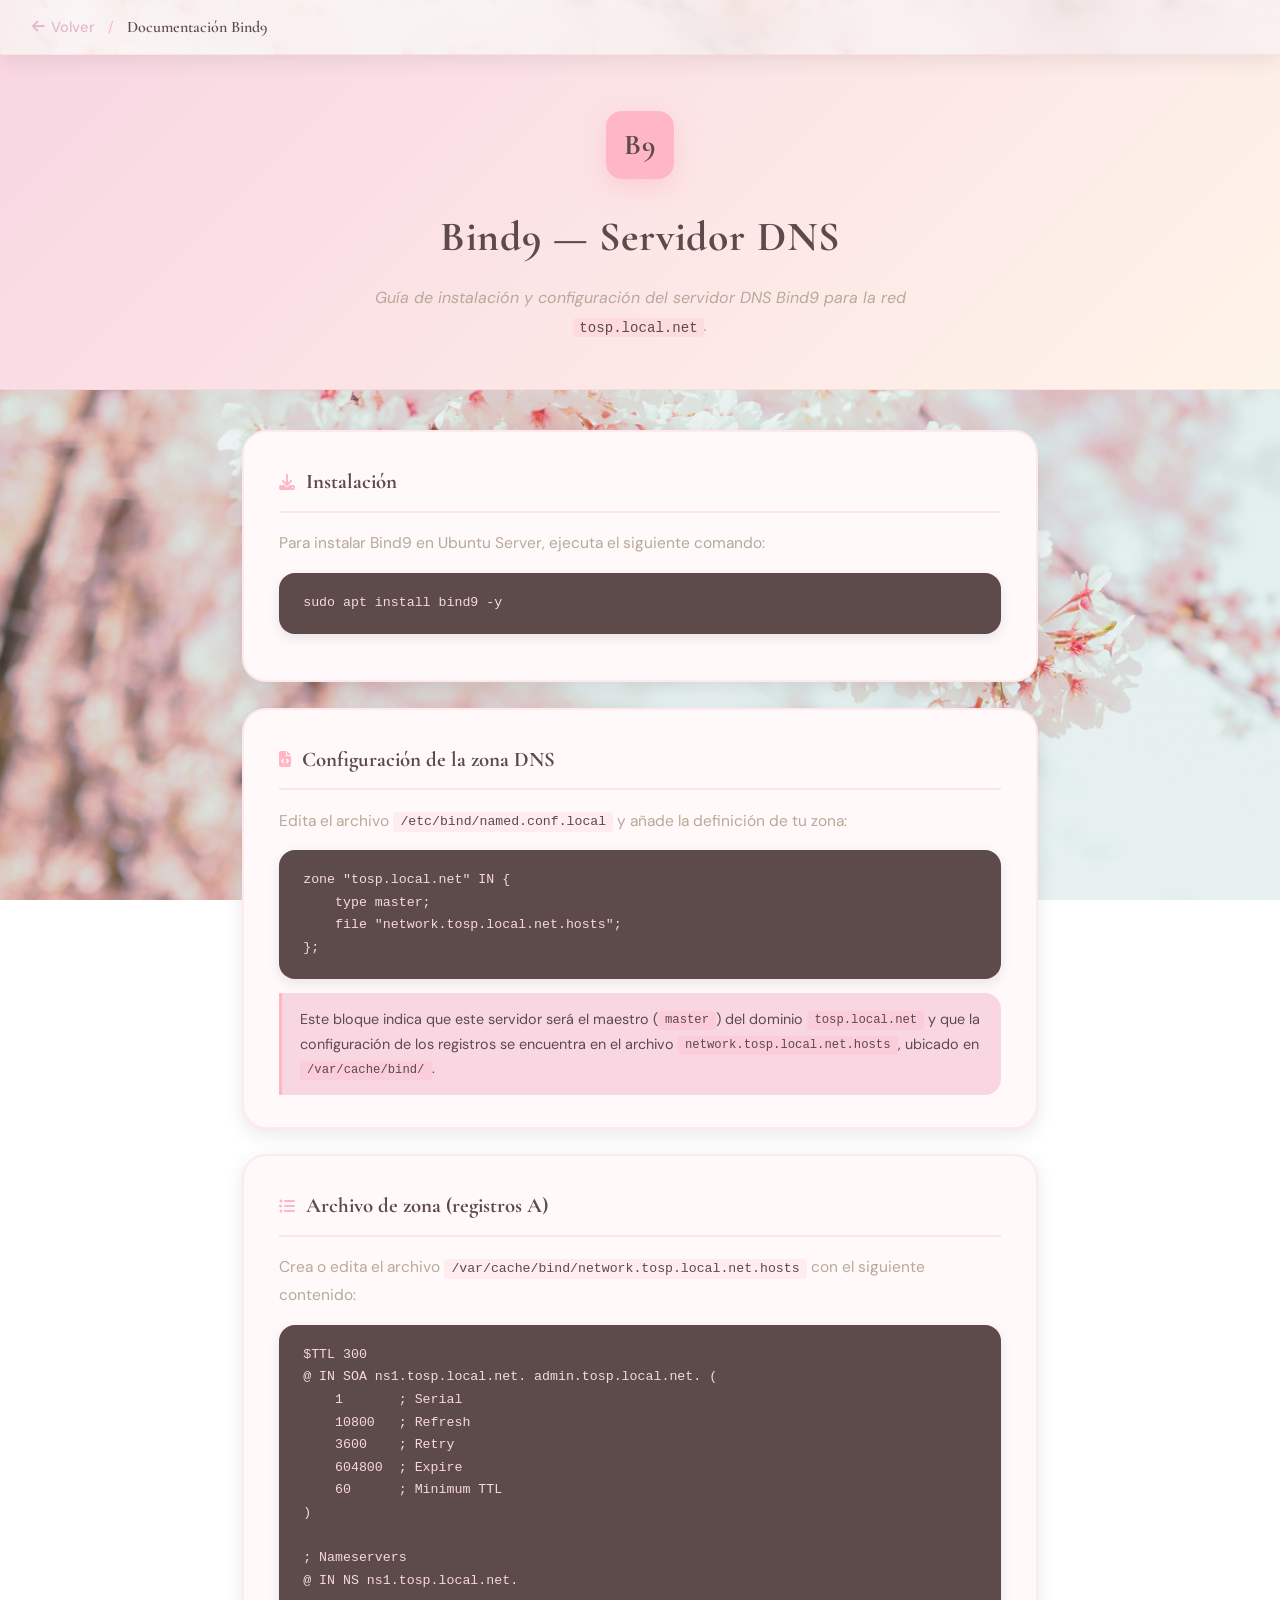
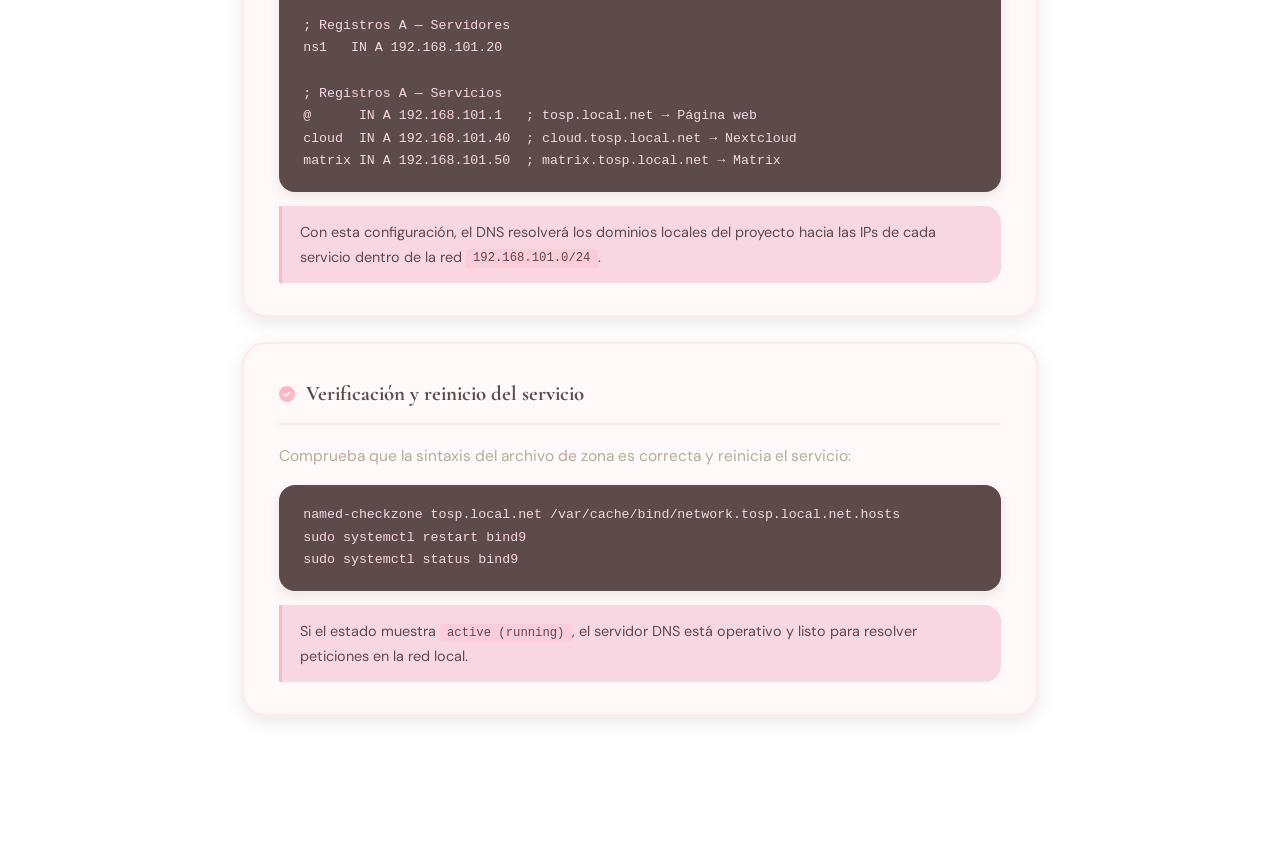
<file: docbind9.html>
<!DOCTYPE html>
<html lang="es">
<head>
    <meta charset="UTF-8">
    <meta name="viewport" content="width=device-width, initial-scale=1.0">
    <title>Documentación Bind9 — The Open Source Project</title>
    <link rel="preconnect" href="https://fonts.googleapis.com">
    <link rel="preconnect" href="https://fonts.gstatic.com" crossorigin>
    <link href="https://fonts.googleapis.com/css2?family=Cormorant+Garamond:ital,wght@0,500;0,600;0,700;1,500&family=DM+Sans:wght@300;400;500&display=swap" rel="stylesheet">
    <link rel="stylesheet" href="https://cdnjs.cloudflare.com/ajax/libs/font-awesome/6.5.0/css/all.min.css">
    <link rel="stylesheet" href="style.css">
    <link rel="stylesheet" href="doc.css">
</head>
<body class="doc-page">

    <nav class="doc-page-nav">
        <a href="index.html#inicio"><i class="fas fa-arrow-left"></i> Volver</a>
        <span class="doc-page-nav-sep">/</span>
        <span class="doc-page-nav-title">Documentación Bind9</span>
    </nav>

    <div class="doc-page-hero">
        <div class="doc-page-hero-icon">B9</div>
        <h1>Bind9 — Servidor DNS</h1>
        <p>Guía de instalación y configuración del servidor DNS Bind9 para la red <code>tosp.local.net</code>.</p>
    </div>

    <div class="doc-page-body">

        <div class="doc-section">
            <div class="doc-section-title"><i class="fas fa-download"></i> Instalación</div>
            <p>Para instalar Bind9 en Ubuntu Server, ejecuta el siguiente comando:</p>
            <pre><code>sudo apt install bind9 -y</code></pre>
        </div>

        <div class="doc-section">
            <div class="doc-section-title"><i class="fas fa-file-code"></i> Configuración de la zona DNS</div>
            <p>Edita el archivo <code>/etc/bind/named.conf.local</code> y añade la definición de tu zona:</p>
            <pre><code>zone "tosp.local.net" IN {
    type master;
    file "network.tosp.local.net.hosts";
};</code></pre>
            <div class="doc-note">Este bloque indica que este servidor será el maestro (<code>master</code>) del dominio <code>tosp.local.net</code> y que la configuración de los registros se encuentra en el archivo <code>network.tosp.local.net.hosts</code>, ubicado en <code>/var/cache/bind/</code>.</div>
        </div>

        <div class="doc-section">
            <div class="doc-section-title"><i class="fas fa-list-ul"></i> Archivo de zona (registros A)</div>
            <p>Crea o edita el archivo <code>/var/cache/bind/network.tosp.local.net.hosts</code> con el siguiente contenido:</p>
            <pre><code>$TTL 300
@ IN SOA ns1.tosp.local.net. admin.tosp.local.net. (
    1       ; Serial
    10800   ; Refresh
    3600    ; Retry
    604800  ; Expire
    60      ; Minimum TTL
)

; Nameservers
@ IN NS ns1.tosp.local.net.

; Registros A — Servidores
ns1   IN A 192.168.101.20

; Registros A — Servicios
@      IN A 192.168.101.1   ; tosp.local.net → Página web
cloud  IN A 192.168.101.40  ; cloud.tosp.local.net → Nextcloud
matrix IN A 192.168.101.50  ; matrix.tosp.local.net → Matrix</code></pre>
            <div class="doc-note">Con esta configuración, el DNS resolverá los dominios locales del proyecto hacia las IPs de cada servicio dentro de la red <code>192.168.101.0/24</code>.</div>
        </div>

        <div class="doc-section">
            <div class="doc-section-title"><i class="fas fa-check-circle"></i> Verificación y reinicio del servicio</div>
            <p>Comprueba que la sintaxis del archivo de zona es correcta y reinicia el servicio:</p>
            <pre><code>named-checkzone tosp.local.net /var/cache/bind/network.tosp.local.net.hosts
sudo systemctl restart bind9
sudo systemctl status bind9</code></pre>
            <div class="doc-note">Si el estado muestra <code>active (running)</code>, el servidor DNS está operativo y listo para resolver peticiones en la red local.</div>
        </div>

    </div>
</body>
</html>
</file>
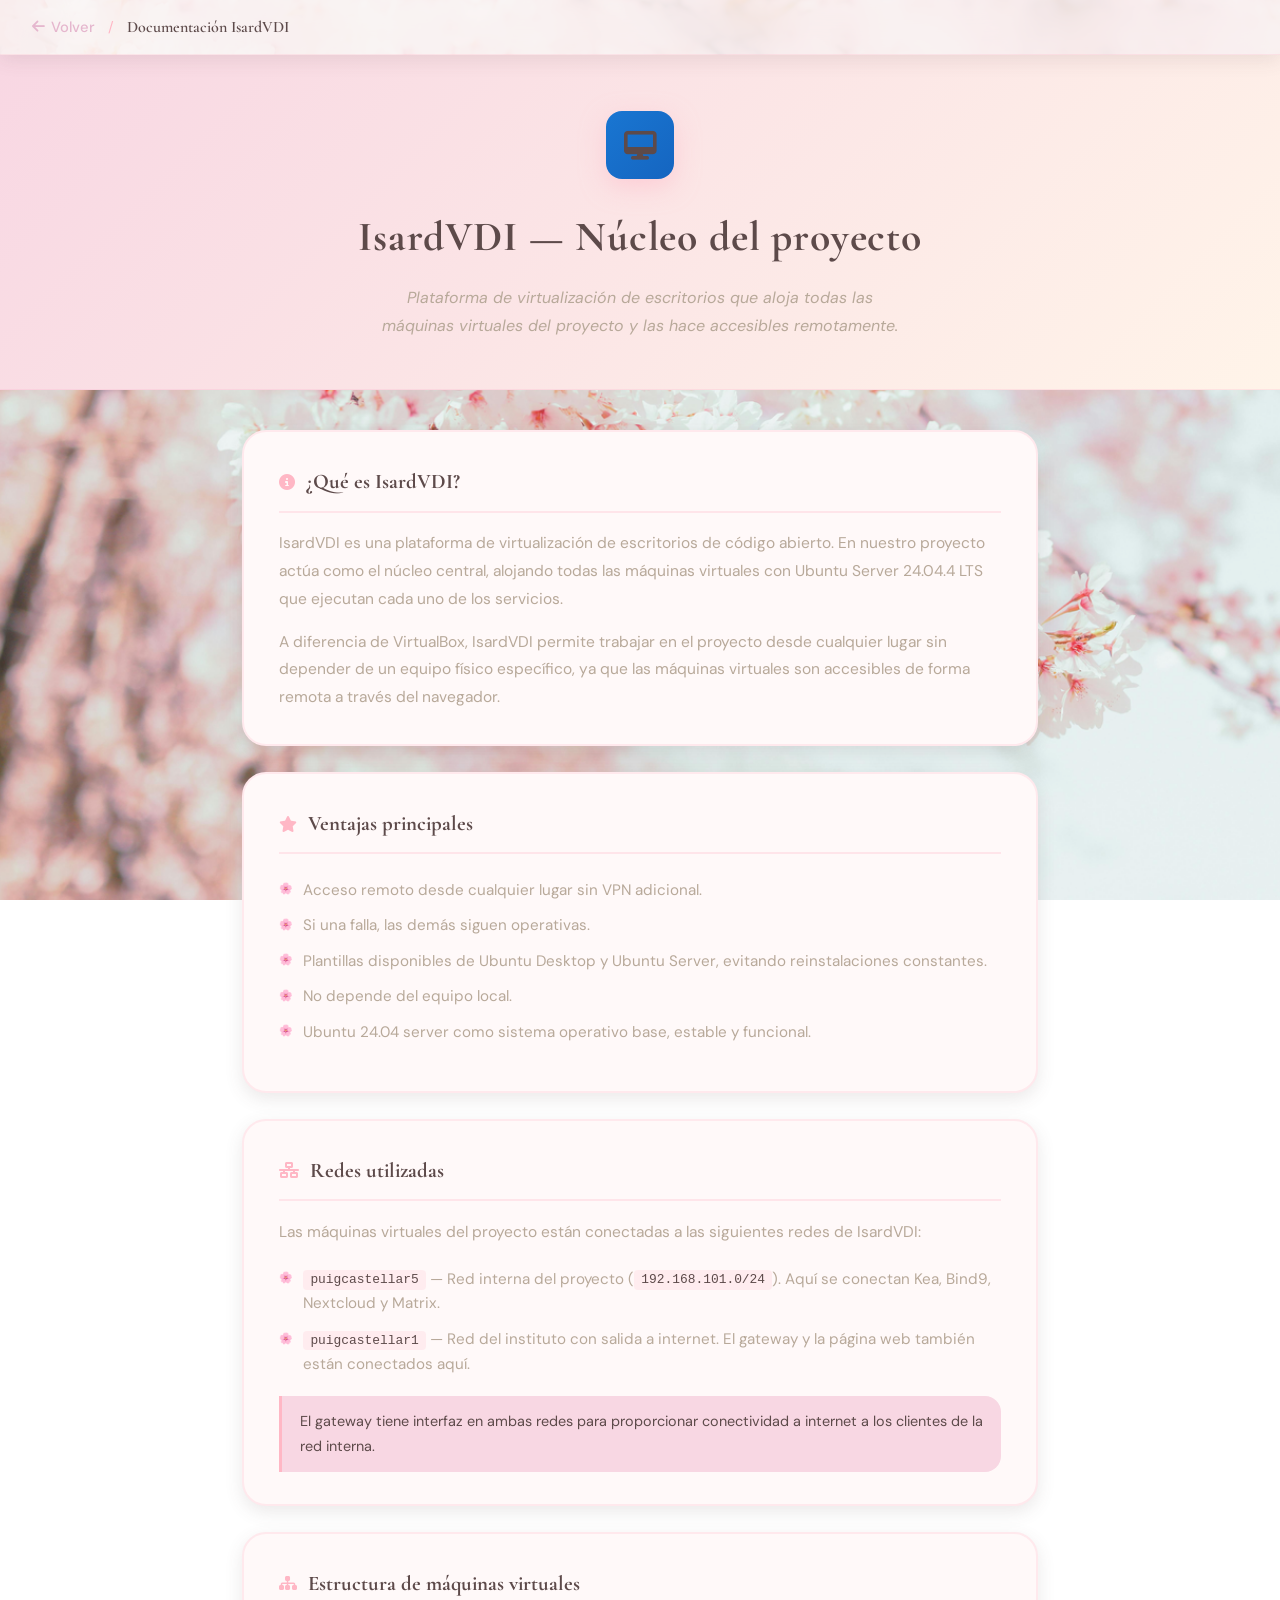
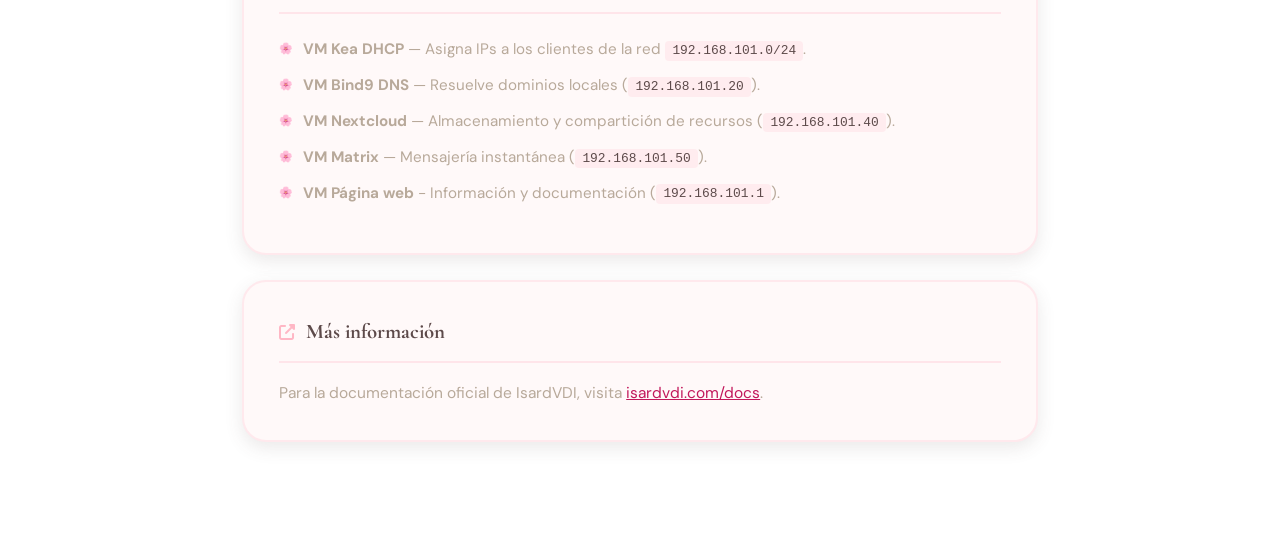
<file: docisardvdi.html>
<!DOCTYPE html>
<html lang="es">
<head>
    <meta charset="UTF-8">
    <meta name="viewport" content="width=device-width, initial-scale=1.0">
    <title>Documentación IsardVDI — The Open Source Project</title>
    <link rel="preconnect" href="https://fonts.googleapis.com">
    <link rel="preconnect" href="https://fonts.gstatic.com" crossorigin>
    <link href="https://fonts.googleapis.com/css2?family=Cormorant+Garamond:ital,wght@0,500;0,600;0,700;1,500&family=DM+Sans:wght@300;400;500&display=swap" rel="stylesheet">
    <link rel="stylesheet" href="https://cdnjs.cloudflare.com/ajax/libs/font-awesome/6.5.0/css/all.min.css">
    <link rel="stylesheet" href="style.css">
    <link rel="stylesheet" href="doc.css">
</head>
<body class="doc-page">

    <nav class="doc-page-nav">
        <a href="index.html#inicio"><i class="fas fa-arrow-left"></i> Volver</a>
        <span class="doc-page-nav-sep">/</span>
        <span class="doc-page-nav-title">Documentación IsardVDI</span>
    </nav>

    <div class="doc-page-hero">
        <div class="doc-page-hero-icon" style="background: linear-gradient(135deg, #1976d2, #1565c0);">
            <i class="fas fa-desktop"></i>
        </div>
        <h1>IsardVDI — Núcleo del proyecto</h1>
        <p>Plataforma de virtualización de escritorios que aloja todas las máquinas virtuales del proyecto y las hace accesibles remotamente.</p>
    </div>

    <div class="doc-page-body">

        <div class="doc-section">
            <div class="doc-section-title"><i class="fas fa-info-circle"></i> ¿Qué es IsardVDI?</div>
            <p>IsardVDI es una plataforma de virtualización de escritorios de código abierto. En nuestro proyecto actúa como el núcleo central, alojando todas las máquinas virtuales con Ubuntu Server 24.04.4 LTS que ejecutan cada uno de los servicios.</p>
            <p>A diferencia de VirtualBox, IsardVDI permite trabajar en el proyecto desde cualquier lugar sin depender de un equipo físico específico, ya que las máquinas virtuales son accesibles de forma remota a través del navegador.</p>
        </div>

        <div class="doc-section">
            <div class="doc-section-title"><i class="fas fa-star"></i> Ventajas principales</div>
            <ul>
                <li>Acceso remoto desde cualquier lugar sin VPN adicional.</li>
                <li>Si una falla, las demás siguen operativas.</li>
                <li>Plantillas disponibles de Ubuntu Desktop y Ubuntu Server, evitando reinstalaciones constantes.</li>
                <li>No depende del equipo local.</li>
                <li>Ubuntu 24.04 server como sistema operativo base, estable y funcional.</li>
            </ul>
        </div>

        <div class="doc-section">
            <div class="doc-section-title"><i class="fas fa-network-wired"></i> Redes utilizadas</div>
            <p>Las máquinas virtuales del proyecto están conectadas a las siguientes redes de IsardVDI:</p>
            <ul>
                <li><code>puigcastellar5</code> — Red interna del proyecto (<code>192.168.101.0/24</code>). Aquí se conectan Kea, Bind9, Nextcloud y Matrix.</li>
                <li><code>puigcastellar1</code> — Red del instituto con salida a internet. El gateway y la página web también están conectados aquí.</li>
            </ul>
            <div class="doc-note">El gateway tiene interfaz en ambas redes para proporcionar conectividad a internet a los clientes de la red interna.</div>
        </div>

        <div class="doc-section">
            <div class="doc-section-title"><i class="fas fa-sitemap"></i> Estructura de máquinas virtuales</div>
            <ul>
                <li><strong>VM Kea DHCP</strong> — Asigna IPs a los clientes de la red <code>192.168.101.0/24</code>.</li>
                <li><strong>VM Bind9 DNS</strong> — Resuelve dominios locales (<code>192.168.101.20</code>).</li>
                <li><strong>VM Nextcloud</strong> — Almacenamiento y compartición de recursos (<code>192.168.101.40</code>).</li>
                <li><strong>VM Matrix</strong> — Mensajería instantánea (<code>192.168.101.50</code>).</li>
                <li><strong>VM Página web</strong> - Información y documentación (<code>192.168.101.1</code>).</li>
            </ul>
        </div>

        <div class="doc-section">
            <div class="doc-section-title"><i class="fas fa-external-link-alt"></i> Más información</div>
            <p>Para la documentación oficial de IsardVDI, visita <a href="https://isardvdi.com/docs/" target="_blank" rel="noopener noreferrer" style="color:#c2185b;">isardvdi.com/docs</a>.</p>
        </div>

    </div>
</body>
</html>
</file>
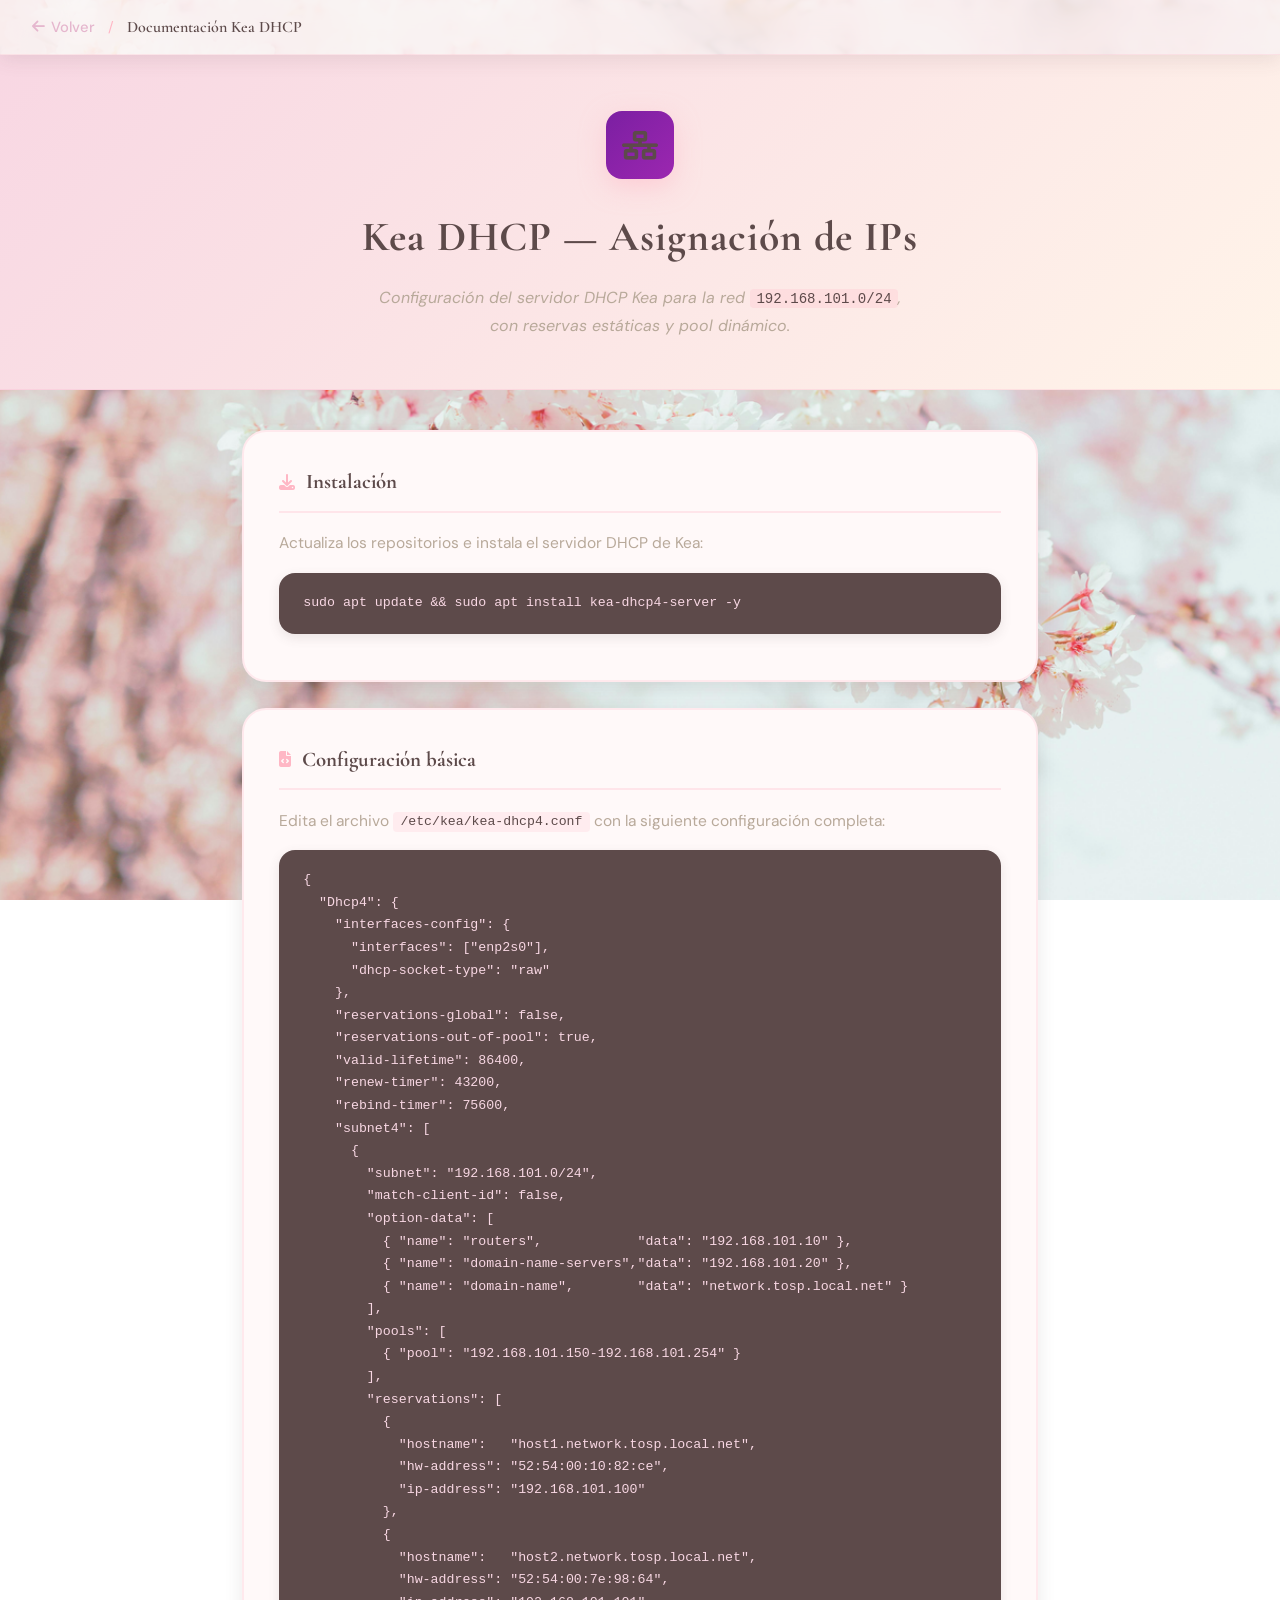
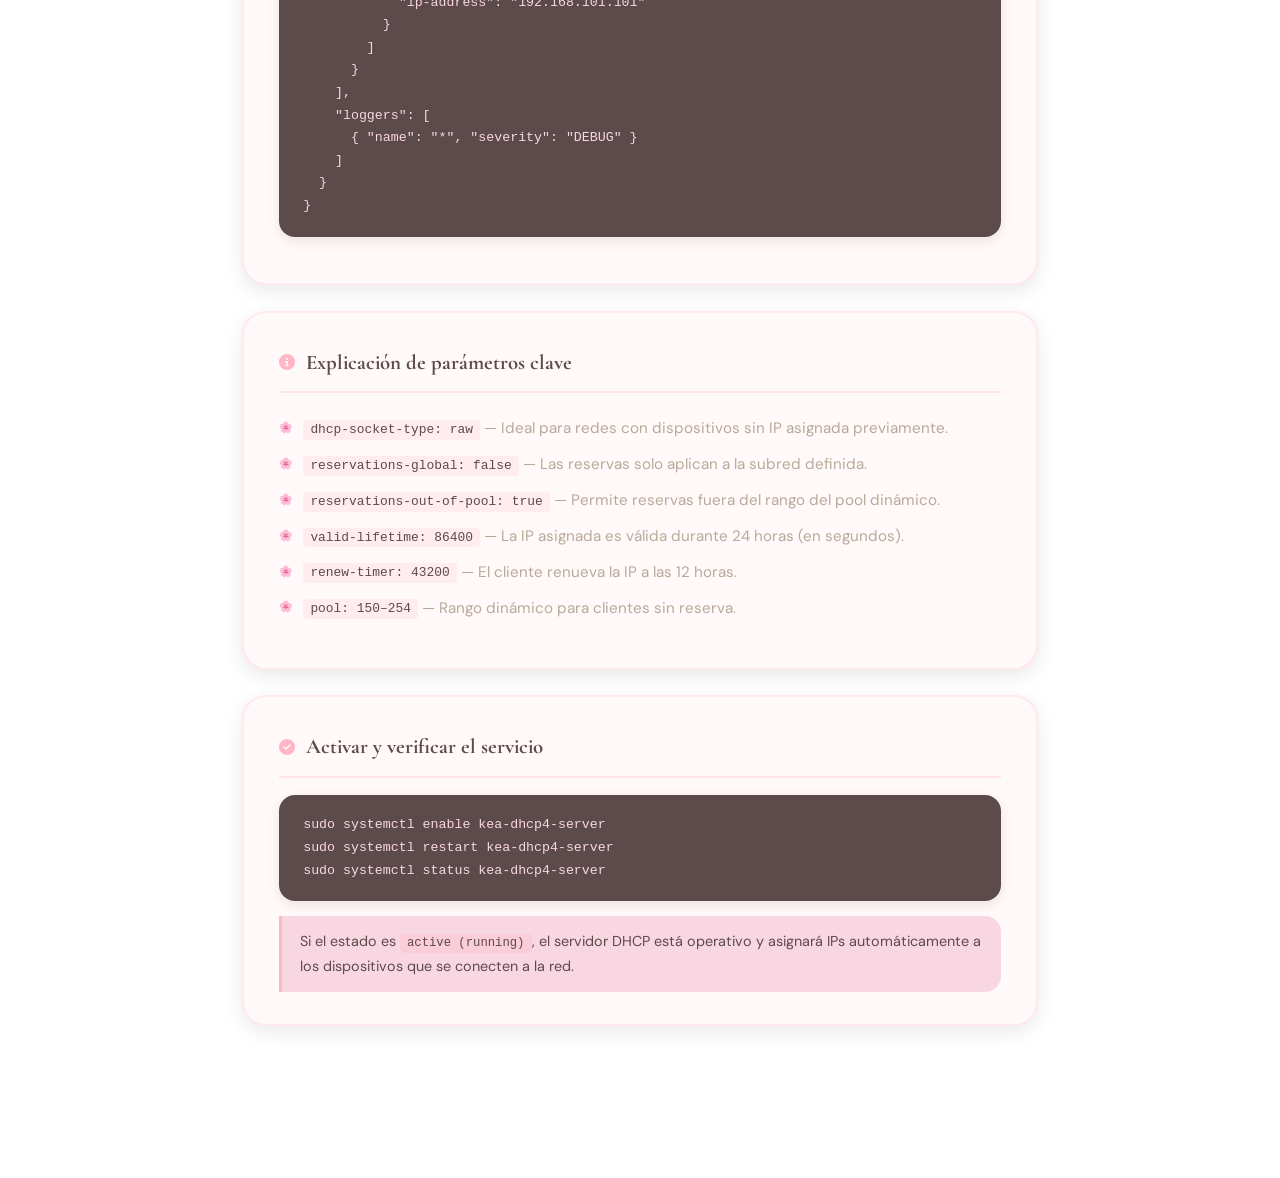
<file: dockea.html>
<!DOCTYPE html>
<html lang="es">
<head>
    <meta charset="UTF-8">
    <meta name="viewport" content="width=device-width, initial-scale=1.0">
    <title>Documentación Kea DHCP — The Open Source Project</title>
    <link rel="preconnect" href="https://fonts.googleapis.com">
    <link rel="preconnect" href="https://fonts.gstatic.com" crossorigin>
    <link href="https://fonts.googleapis.com/css2?family=Cormorant+Garamond:ital,wght@0,500;0,600;0,700;1,500&family=DM+Sans:wght@300;400;500&display=swap" rel="stylesheet">
    <link rel="stylesheet" href="https://cdnjs.cloudflare.com/ajax/libs/font-awesome/6.5.0/css/all.min.css">
    <link rel="stylesheet" href="style.css">
    <link rel="stylesheet" href="doc.css">
</head>
<body class="doc-page">

    <nav class="doc-page-nav">
        <a href="index.html#inicio"><i class="fas fa-arrow-left"></i> Volver</a>
        <span class="doc-page-nav-sep">/</span>
        <span class="doc-page-nav-title">Documentación Kea DHCP</span>
    </nav>

    <div class="doc-page-hero">
        <div class="doc-page-hero-icon" style="background: linear-gradient(135deg, #7b1fa2, #9c27b0);">
            <i class="fas fa-network-wired"></i>
        </div>
        <h1>Kea DHCP — Asignación de IPs</h1>
        <p>Configuración del servidor DHCP Kea para la red <code>192.168.101.0/24</code>, con reservas estáticas y pool dinámico.</p>
    </div>

    <div class="doc-page-body">

        <div class="doc-section">
            <div class="doc-section-title"><i class="fas fa-download"></i> Instalación</div>
            <p>Actualiza los repositorios e instala el servidor DHCP de Kea:</p>
            <pre><code>sudo apt update && sudo apt install kea-dhcp4-server -y</code></pre>
        </div>

        <div class="doc-section">
            <div class="doc-section-title"><i class="fas fa-file-code"></i> Configuración básica</div>
            <p>Edita el archivo <code>/etc/kea/kea-dhcp4.conf</code> con la siguiente configuración completa:</p>
            <pre><code>{
  "Dhcp4": {
    "interfaces-config": {
      "interfaces": ["enp2s0"],
      "dhcp-socket-type": "raw"
    },
    "reservations-global": false,
    "reservations-out-of-pool": true,
    "valid-lifetime": 86400,
    "renew-timer": 43200,
    "rebind-timer": 75600,
    "subnet4": [
      {
        "subnet": "192.168.101.0/24",
        "match-client-id": false,
        "option-data": [
          { "name": "routers",            "data": "192.168.101.10" },
          { "name": "domain-name-servers","data": "192.168.101.20" },
          { "name": "domain-name",        "data": "network.tosp.local.net" }
        ],
        "pools": [
          { "pool": "192.168.101.150-192.168.101.254" }
        ],
        "reservations": [
          {
            "hostname":   "host1.network.tosp.local.net",
            "hw-address": "52:54:00:10:82:ce",
            "ip-address": "192.168.101.100"
          },
          {
            "hostname":   "host2.network.tosp.local.net",
            "hw-address": "52:54:00:7e:98:64",
            "ip-address": "192.168.101.101"
          }
        ]
      }
    ],
    "loggers": [
      { "name": "*", "severity": "DEBUG" }
    ]
  }
}</code></pre>
        </div>

        <div class="doc-section">
            <div class="doc-section-title"><i class="fas fa-info-circle"></i> Explicación de parámetros clave</div>
            <ul>
                <li><code>dhcp-socket-type: raw</code> — Ideal para redes con dispositivos sin IP asignada previamente.</li>
                <li><code>reservations-global: false</code> — Las reservas solo aplican a la subred definida.</li>
                <li><code>reservations-out-of-pool: true</code> — Permite reservas fuera del rango del pool dinámico.</li>
                <li><code>valid-lifetime: 86400</code> — La IP asignada es válida durante 24 horas (en segundos).</li>
                <li><code>renew-timer: 43200</code> — El cliente renueva la IP a las 12 horas.</li>
                <li><code>pool: 150–254</code> — Rango dinámico para clientes sin reserva.</li>
            </ul>
        </div>

        <div class="doc-section">
            <div class="doc-section-title"><i class="fas fa-check-circle"></i> Activar y verificar el servicio</div>
            <pre><code>sudo systemctl enable kea-dhcp4-server
sudo systemctl restart kea-dhcp4-server
sudo systemctl status kea-dhcp4-server</code></pre>
            <div class="doc-note">Si el estado es <code>active (running)</code>, el servidor DHCP está operativo y asignará IPs automáticamente a los dispositivos que se conecten a la red.</div>
        </div>

    </div>
</body>
</html>
</file>
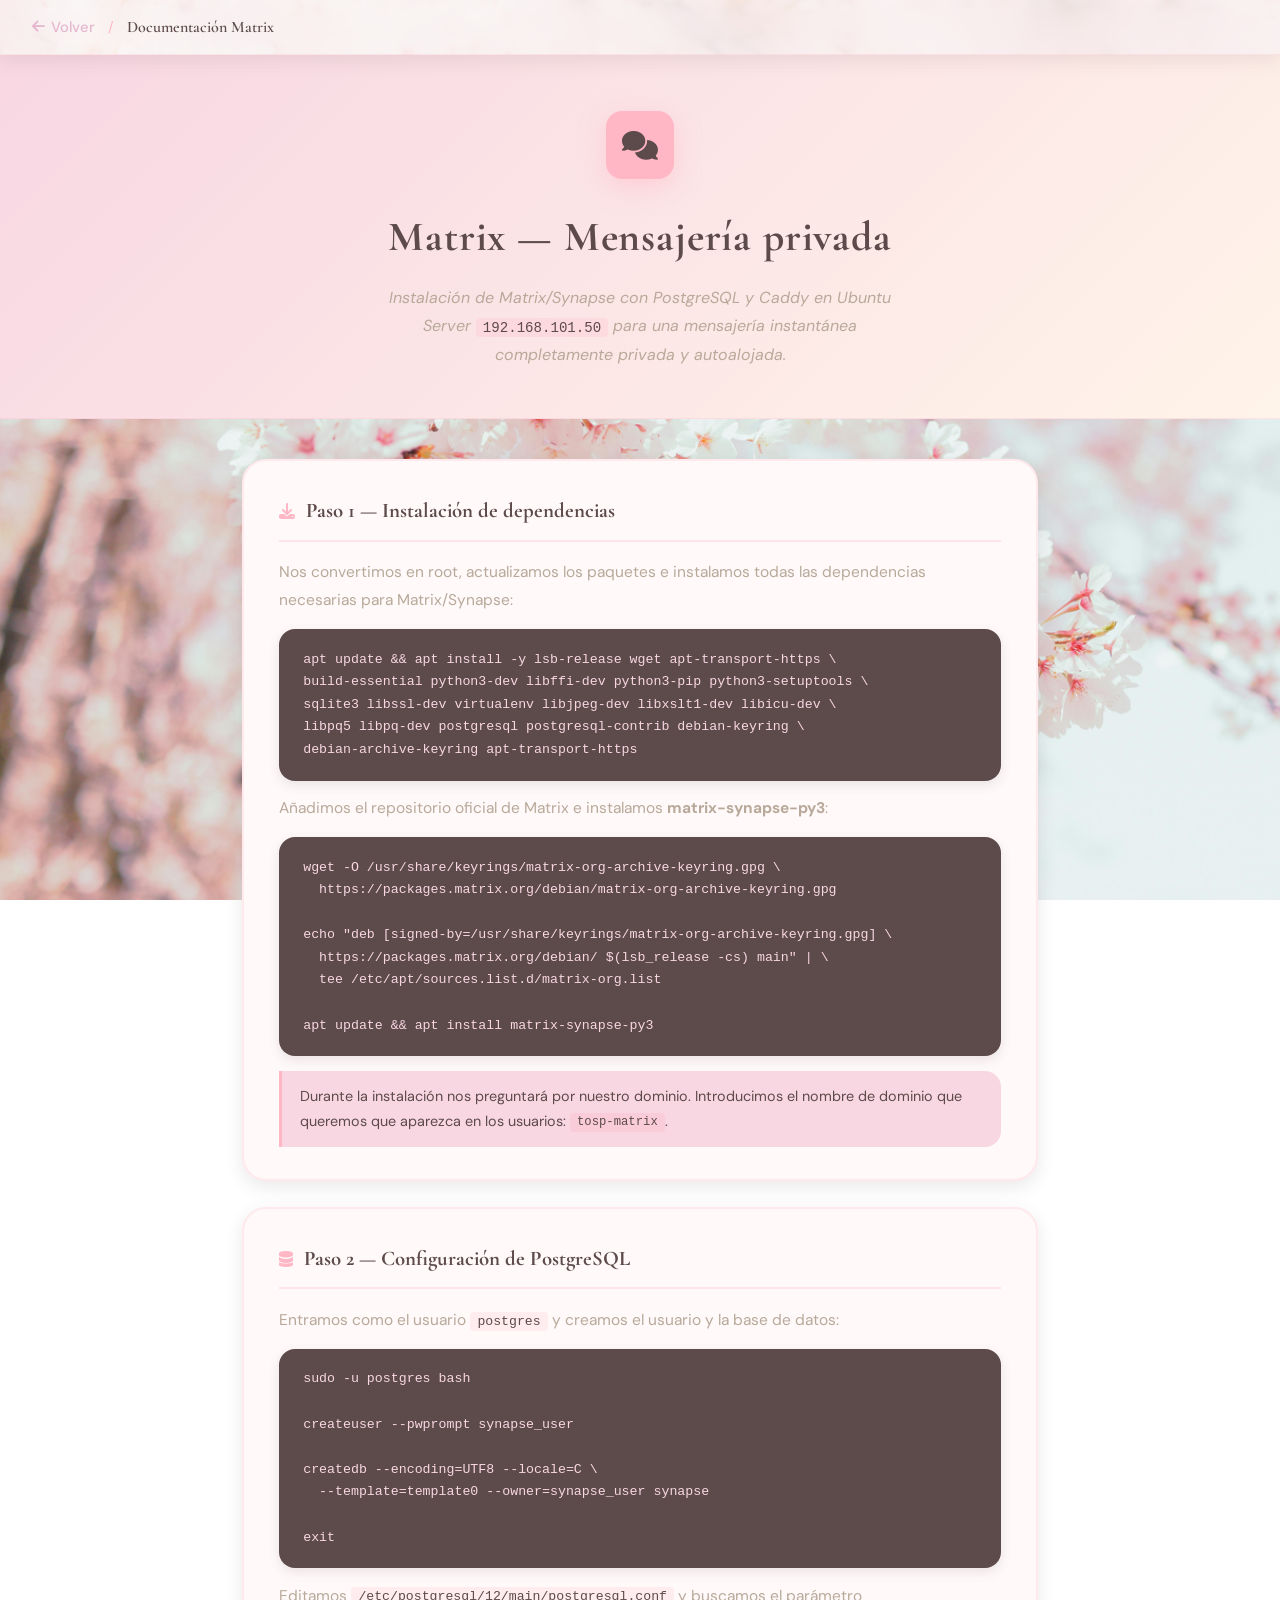
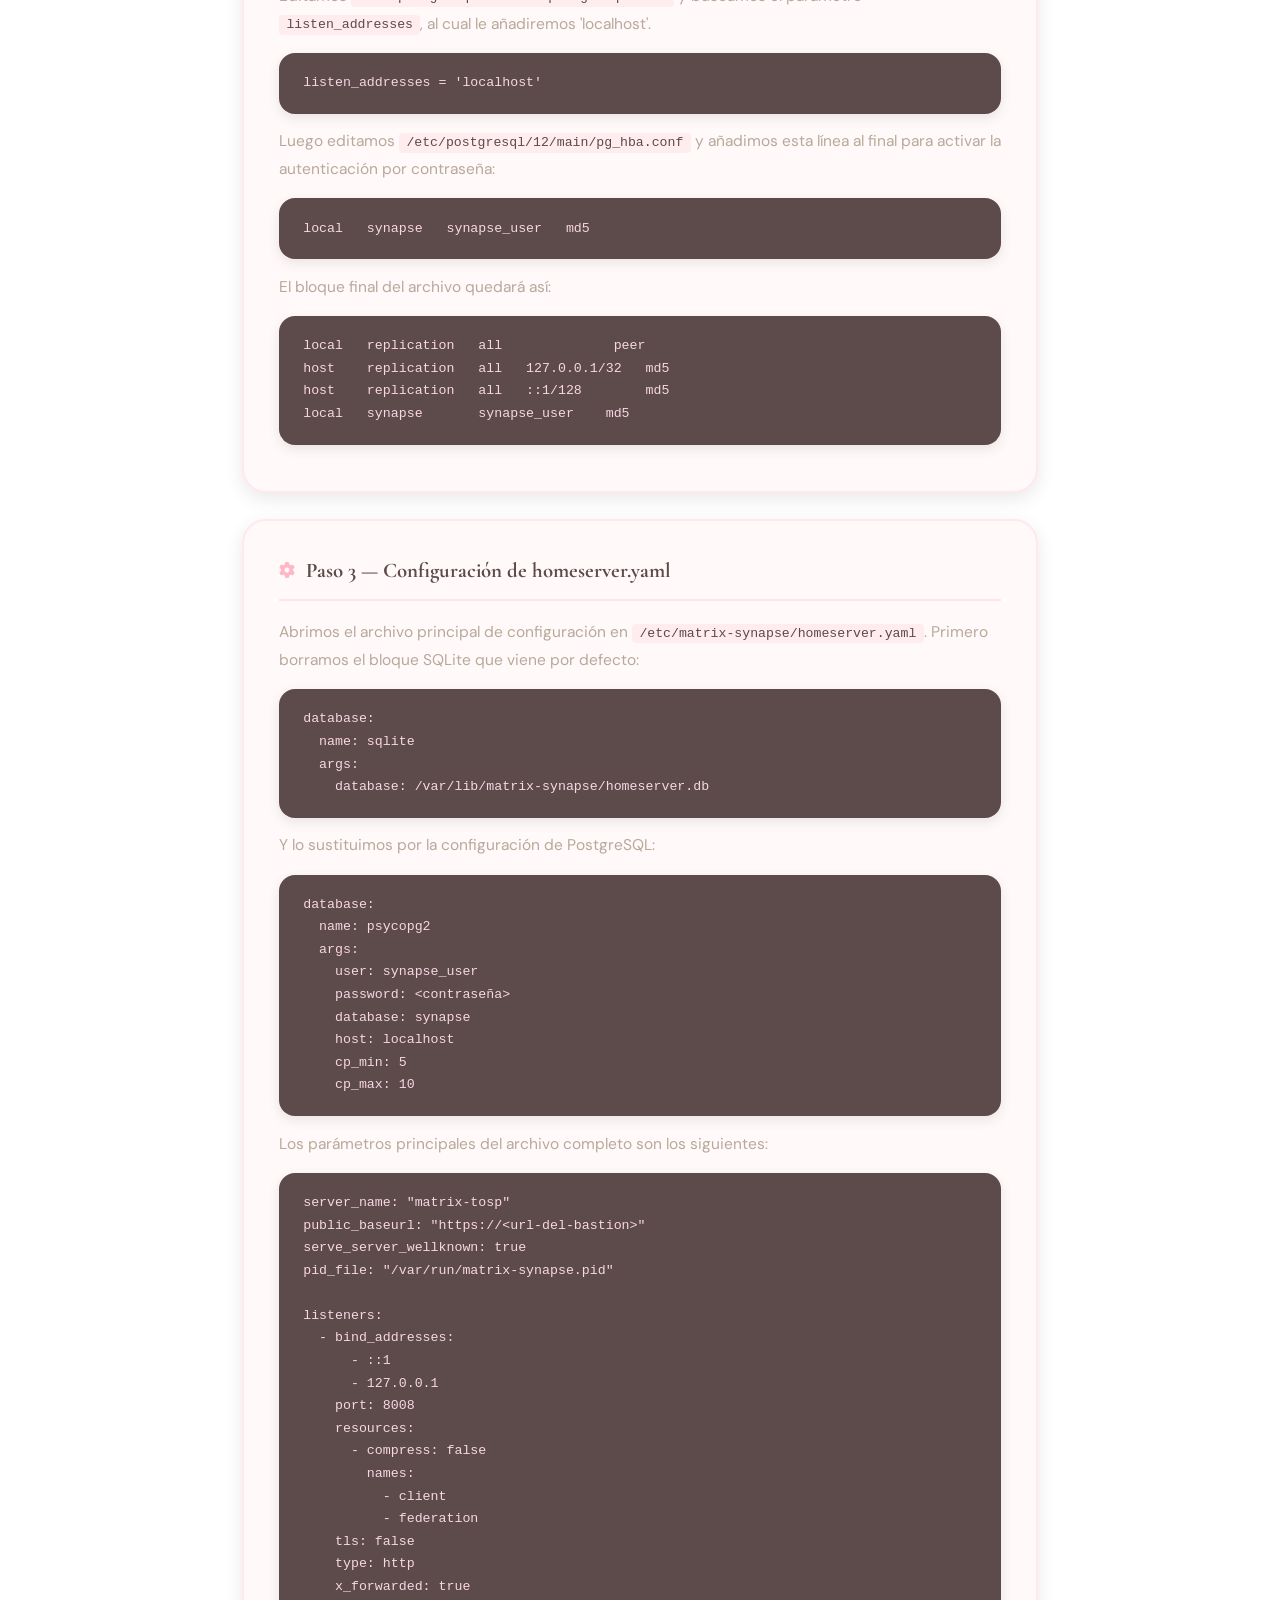
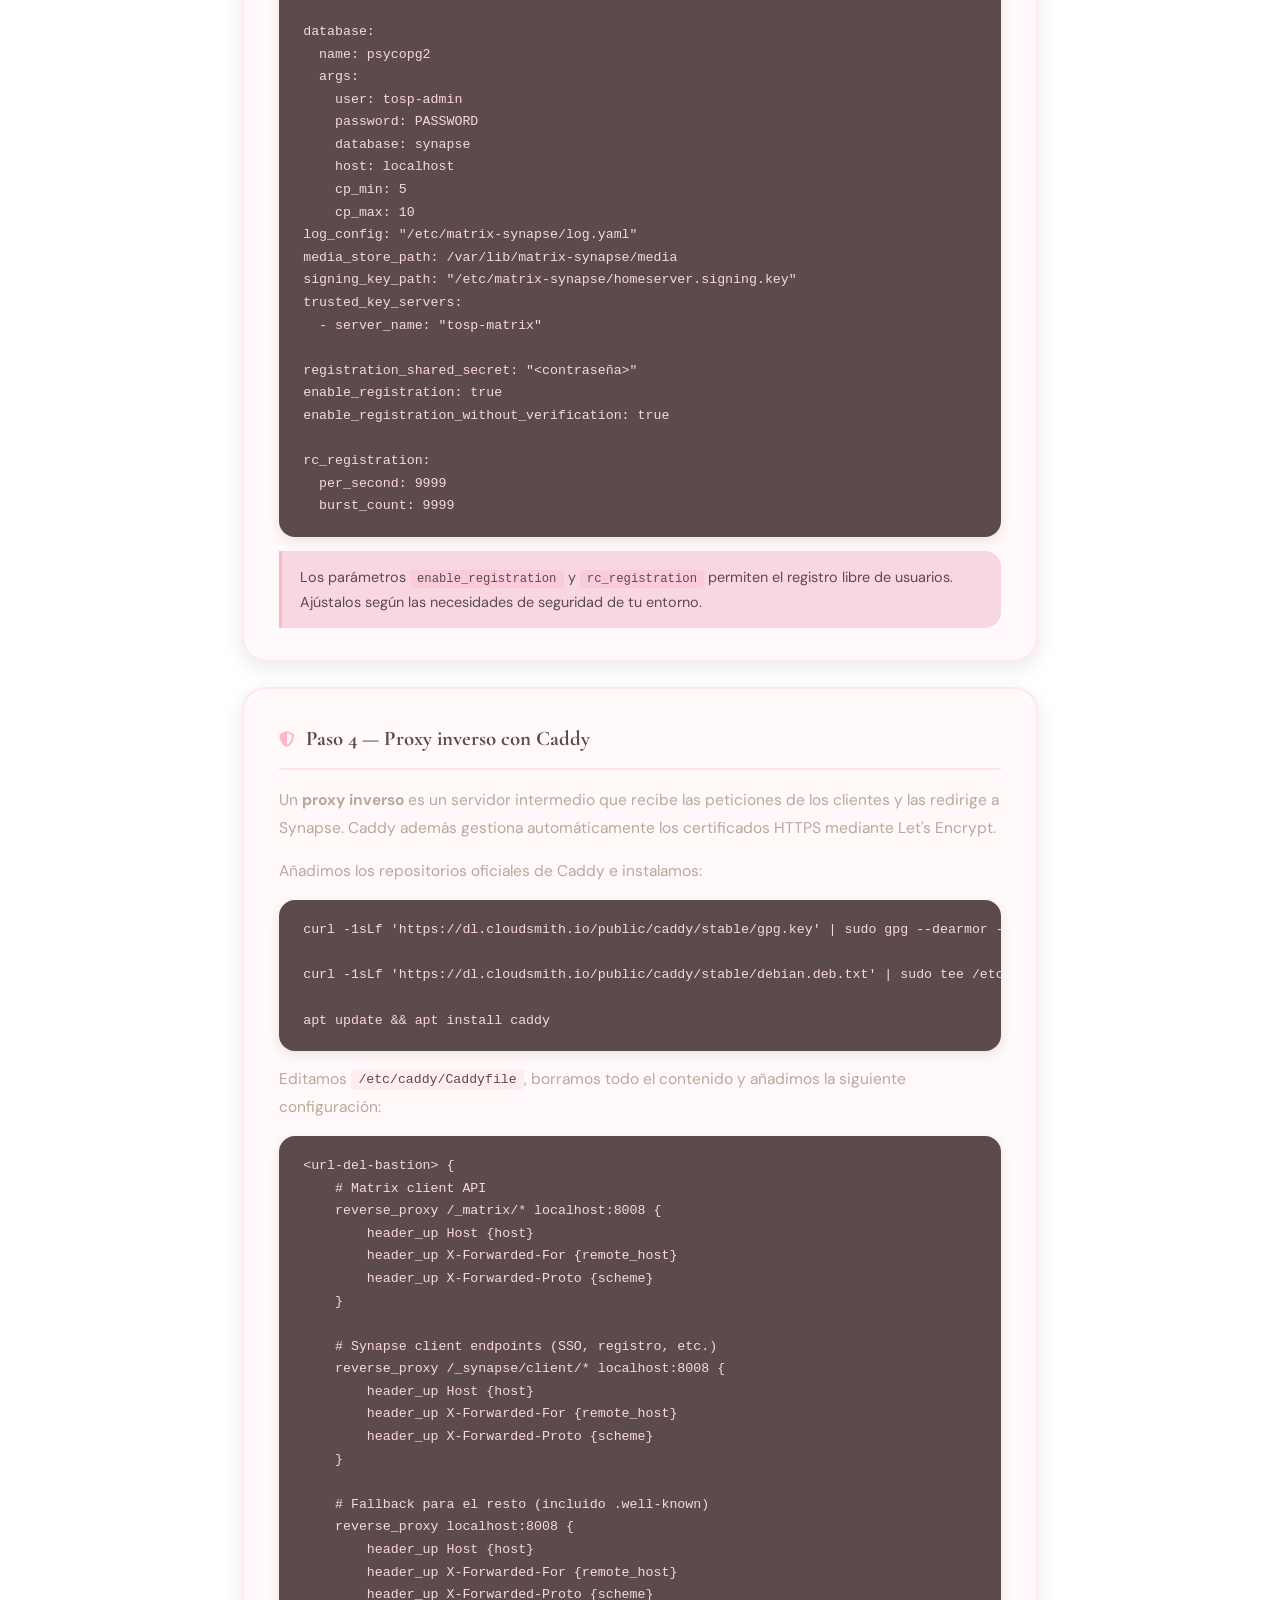
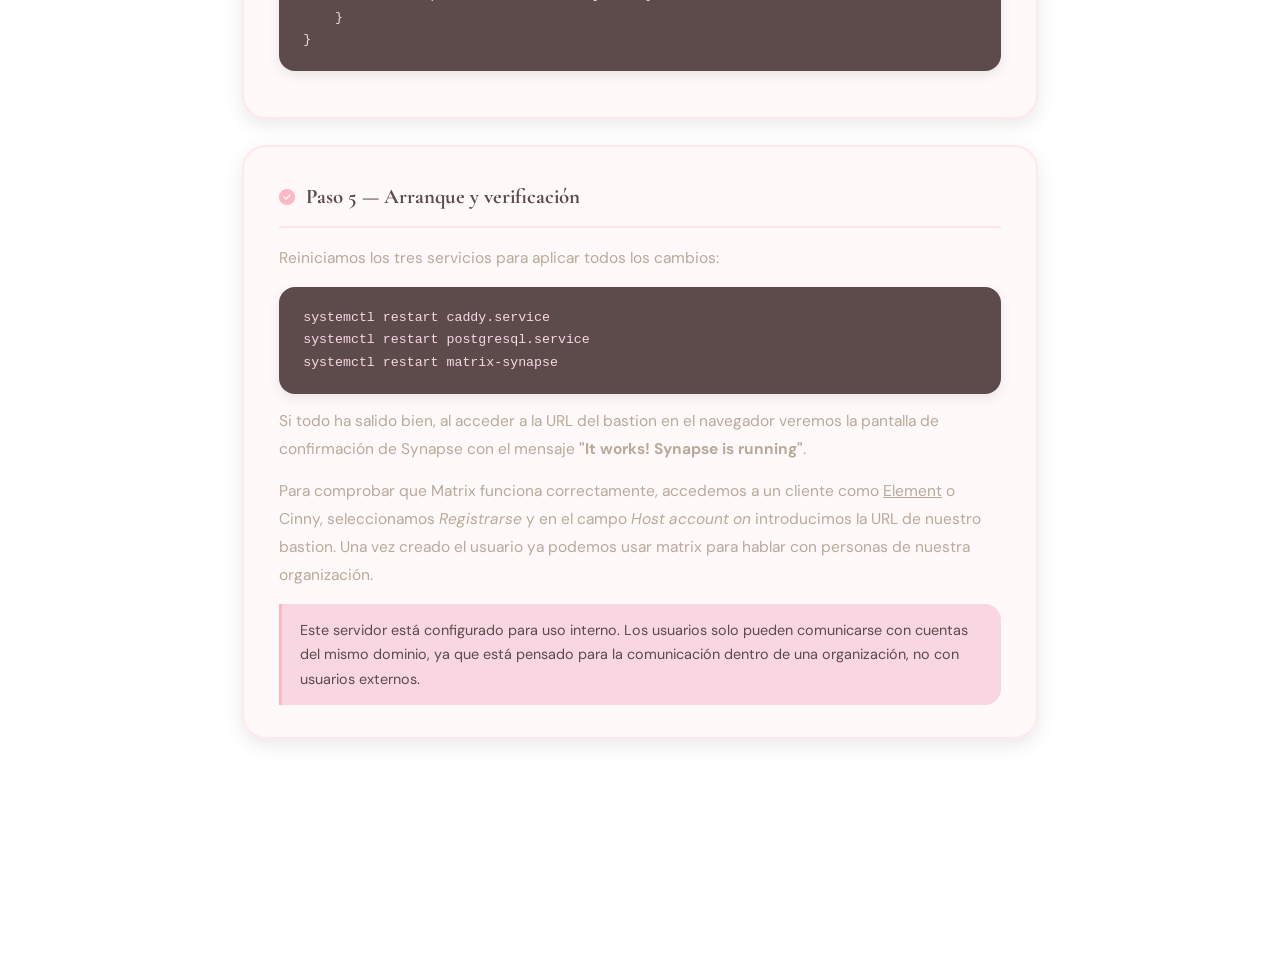
<file: docmatrix.html>
<!DOCTYPE html>
<html lang="es">
<head>
    <meta charset="UTF-8">
    <meta name="viewport" content="width=device-width, initial-scale=1.0">
    <title>Documentación Matrix — The Open Source Project</title>
    <link rel="preconnect" href="https://fonts.googleapis.com">
    <link rel="preconnect" href="https://fonts.gstatic.com" crossorigin>
    <link href="https://fonts.googleapis.com/css2?family=Cormorant+Garamond:ital,wght@0,500;0,600;0,700;1,500&family=DM+Sans:wght@300;400;500&display=swap" rel="stylesheet">
    <link rel="stylesheet" href="https://cdnjs.cloudflare.com/ajax/libs/font-awesome/6.5.0/css/all.min.css">
    <link rel="stylesheet" href="style.css">
    <link rel="stylesheet" href="doc.css">
</head>
<body class="doc-page">

    <nav class="doc-page-nav">
        <a href="index.html#inicio"><i class="fas fa-arrow-left"></i> Volver</a>
        <span class="doc-page-nav-sep">/</span>
        <span class="doc-page-nav-title">Documentación Matrix</span>
    </nav>

    <div class="doc-page-hero" id="inicio">
        <div class="doc-page-hero-icon">
            <i class="fas fa-comments"></i>
        </div>
        <h1>Matrix — Mensajería privada</h1>
        <p>Instalación de Matrix/Synapse con PostgreSQL y Caddy en Ubuntu Server <code>192.168.101.50</code> para una mensajería instantánea completamente privada y autoalojada.</p>
    </div>

    <div class="doc-page-body">

        <!-- PASO 1 -->
        <div class="doc-section">
            <div class="doc-section-title"><i class="fas fa-download"></i> Paso 1 — Instalación de dependencias</div>
            <p>Nos convertimos en root, actualizamos los paquetes e instalamos todas las dependencias necesarias para Matrix/Synapse:</p>
            <pre><code>apt update && apt install -y lsb-release wget apt-transport-https \
build-essential python3-dev libffi-dev python3-pip python3-setuptools \
sqlite3 libssl-dev virtualenv libjpeg-dev libxslt1-dev libicu-dev \
libpq5 libpq-dev postgresql postgresql-contrib debian-keyring \
debian-archive-keyring apt-transport-https</code></pre>
            <p>Añadimos el repositorio oficial de Matrix e instalamos <strong>matrix-synapse-py3</strong>:</p>
            <pre><code>wget -O /usr/share/keyrings/matrix-org-archive-keyring.gpg \
  https://packages.matrix.org/debian/matrix-org-archive-keyring.gpg

echo "deb [signed-by=/usr/share/keyrings/matrix-org-archive-keyring.gpg] \
  https://packages.matrix.org/debian/ $(lsb_release -cs) main" | \
  tee /etc/apt/sources.list.d/matrix-org.list

apt update && apt install matrix-synapse-py3</code></pre>
	    <div class="doc-note">Durante la instalación nos preguntará por nuestro dominio. Introducimos el nombre de dominio que queremos que aparezca en los usuarios: <code>tosp-matrix</code>.</div>
        </div>

        <!-- PASO 2 -->
        <div class="doc-section">
            <div class="doc-section-title"><i class="fas fa-database"></i> Paso 2 — Configuración de PostgreSQL</div>
            <p>Entramos como el usuario <code>postgres</code> y creamos el usuario y la base de datos:</p>
            <pre><code>sudo -u postgres bash

createuser --pwprompt synapse_user

createdb --encoding=UTF8 --locale=C \
  --template=template0 --owner=synapse_user synapse

exit</code></pre>
            <p>Editamos <code>/etc/postgresql/12/main/postgresql.conf</code> y buscamos el parámetro <code>listen_addresses</code>, al cual le añadiremos 'localhost'.</p>
            <pre><code>listen_addresses = 'localhost'</code></pre>
            <p>Luego editamos <code>/etc/postgresql/12/main/pg_hba.conf</code> y añadimos esta línea al final para activar la autenticación por contraseña:</p>
            <pre><code>local   synapse   synapse_user   md5</code></pre>
            <p>El bloque final del archivo quedará así:</p>
            <pre><code>local   replication   all              peer
host    replication   all   127.0.0.1/32   md5
host    replication   all   ::1/128        md5
local   synapse       synapse_user    md5</code></pre>
        </div>

        <!-- PASO 3 -->
        <div class="doc-section">
            <div class="doc-section-title"><i class="fas fa-cog"></i> Paso 3 — Configuración de homeserver.yaml</div>
            <p>Abrimos el archivo principal de configuración en <code>/etc/matrix-synapse/homeserver.yaml</code>. Primero borramos el bloque SQLite que viene por defecto:</p>
            <pre><code>database:
  name: sqlite
  args:
    database: /var/lib/matrix-synapse/homeserver.db</code></pre>
            <p>Y lo sustituimos por la configuración de PostgreSQL:</p>
            <pre><code>database:
  name: psycopg2
  args:
    user: synapse_user
    password: &lt;contraseña&gt;
    database: synapse
    host: localhost
    cp_min: 5
    cp_max: 10</code></pre>
            <p>Los parámetros principales del archivo completo son los siguientes:</p>
            <pre><code>server_name: "matrix-tosp"
public_baseurl: "https://&lt;url-del-bastion&gt;"
serve_server_wellknown: true
pid_file: "/var/run/matrix-synapse.pid"

listeners:
  - bind_addresses:
      - ::1
      - 127.0.0.1
    port: 8008
    resources:
      - compress: false
        names:
          - client
          - federation
    tls: false
    type: http
    x_forwarded: true

database:
  name: psycopg2
  args:
    user: tosp-admin
    password: PASSWORD
    database: synapse
    host: localhost
    cp_min: 5
    cp_max: 10
log_config: "/etc/matrix-synapse/log.yaml"
media_store_path: /var/lib/matrix-synapse/media
signing_key_path: "/etc/matrix-synapse/homeserver.signing.key"
trusted_key_servers:
  - server_name: "tosp-matrix"

registration_shared_secret: "&lt;contraseña&gt;"
enable_registration: true
enable_registration_without_verification: true

rc_registration:
  per_second: 9999
  burst_count: 9999</code></pre>
            <div class="doc-note">Los parámetros <code>enable_registration</code> y <code>rc_registration</code> permiten el registro libre de usuarios. Ajústalos según las necesidades de seguridad de tu entorno.</div>
        </div>

        <!-- PASO 4 -->
        <div class="doc-section">
            <div class="doc-section-title"><i class="fas fa-shield-alt"></i> Paso 4 — Proxy inverso con Caddy</div>
            <p>Un <strong>proxy inverso</strong> es un servidor intermedio que recibe las peticiones de los clientes y las redirige a Synapse. Caddy además gestiona automáticamente los certificados HTTPS mediante Let's Encrypt.</p>
            <p>Añadimos los repositorios oficiales de Caddy e instalamos:</p>
            <pre><code>curl -1sLf 'https://dl.cloudsmith.io/public/caddy/stable/gpg.key' | sudo gpg --dearmor -o /usr/share/keyrings/caddy-stable-archive-keyring.gpg

curl -1sLf 'https://dl.cloudsmith.io/public/caddy/stable/debian.deb.txt' | sudo tee /etc/apt/sources.list.d/caddy-stable.list

apt update && apt install caddy</code></pre>
            <p>Editamos <code>/etc/caddy/Caddyfile</code>, borramos todo el contenido y añadimos la siguiente configuración:</p>
            <pre><code>&lt;url-del-bastion&gt; {
    # Matrix client API
    reverse_proxy /_matrix/* localhost:8008 {
        header_up Host {host}
        header_up X-Forwarded-For {remote_host}
        header_up X-Forwarded-Proto {scheme}
    }

    # Synapse client endpoints (SSO, registro, etc.)
    reverse_proxy /_synapse/client/* localhost:8008 {
        header_up Host {host}
        header_up X-Forwarded-For {remote_host}
        header_up X-Forwarded-Proto {scheme}
    }

    # Fallback para el resto (incluido .well-known)
    reverse_proxy localhost:8008 {
        header_up Host {host}
        header_up X-Forwarded-For {remote_host}
        header_up X-Forwarded-Proto {scheme}
    }
}</code></pre>
        </div>

        <!-- PASO 5 -->
        <div class="doc-section">
            <div class="doc-section-title"><i class="fas fa-check-circle"></i> Paso 5 — Arranque y verificación</div>
            <p>Reiniciamos los tres servicios para aplicar todos los cambios:</p>
            <pre><code>systemctl restart caddy.service
systemctl restart postgresql.service
systemctl restart matrix-synapse</code></pre>
            <p>Si todo ha salido bien, al acceder a la URL del bastion en el navegador veremos la pantalla de confirmación de Synapse con el mensaje <strong>"It works! Synapse is running"</strong>.</p>
            <p>Para comprobar que Matrix funciona correctamente, accedemos a un cliente como <a href="https://app.element.io" target="_blank" rel="noopener noreferrer">Element</a> o Cinny, seleccionamos <em>Registrarse</em> y en el campo <em>Host account on</em> introducimos la URL de nuestro bastion. Una vez creado el usuario ya podemos usar matrix para hablar con personas de nuestra organización.</p>
            <div class="doc-note">Este servidor está configurado para uso interno. Los usuarios solo pueden comunicarse con cuentas del mismo dominio, ya que está pensado para la comunicación dentro de una organización, no con usuarios externos.</div>
        </div>

    </div>

    <!-- BOTÓN VOLVER ARRIBA -->
    <button class="back-to-top" id="backToTop" aria-label="Volver al inicio de la página" hidden>
        <i class="fas fa-arrow-up" aria-hidden="true"></i>
    </button>

    <script>
        // Botón volver arriba — lleva al hero (#inicio), no recarga la página
        const backToTopBtn = document.getElementById("backToTop");

        window.addEventListener("scroll", () => {
            backToTopBtn.hidden = window.scrollY <= 500;
        }, { passive: true });

        backToTopBtn.addEventListener("click", () => {
            document.getElementById("inicio").scrollIntoView({ behavior: "smooth" });
        });
    </script>

</body>
</html>
</file>
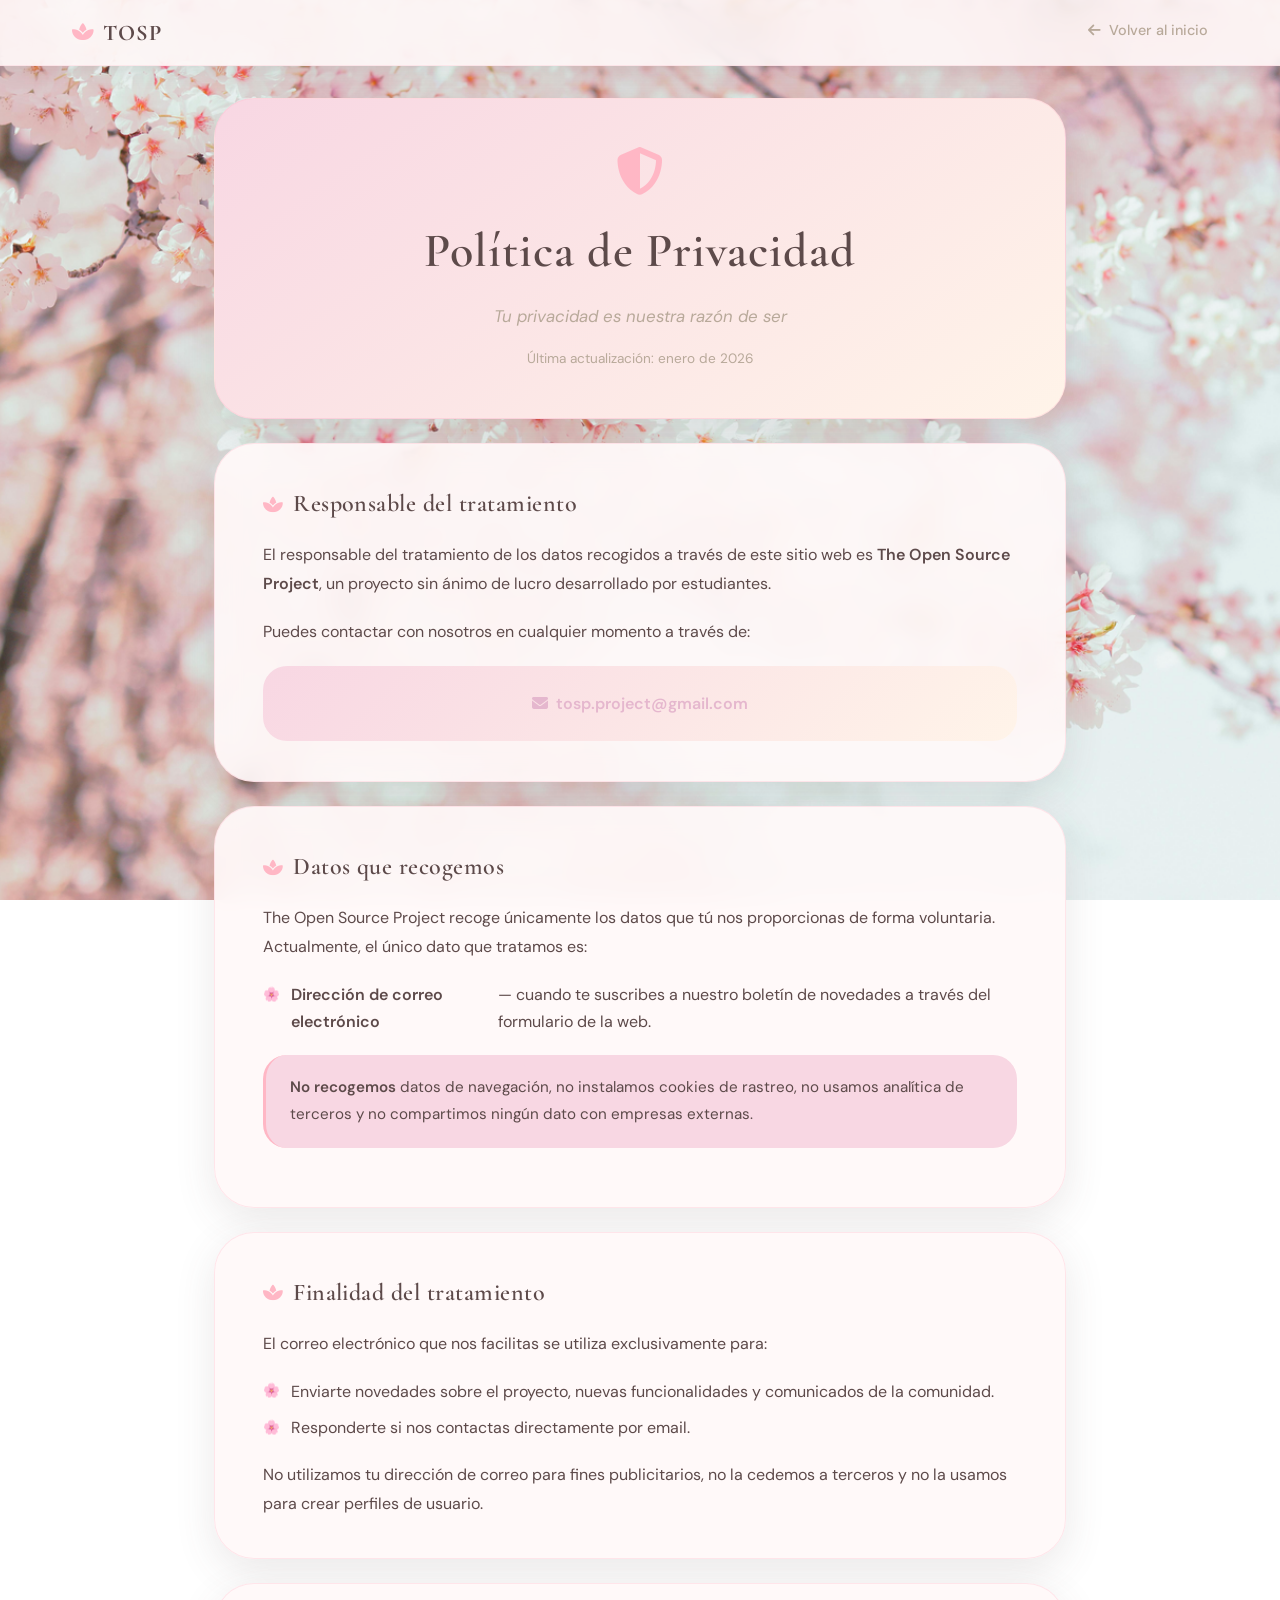
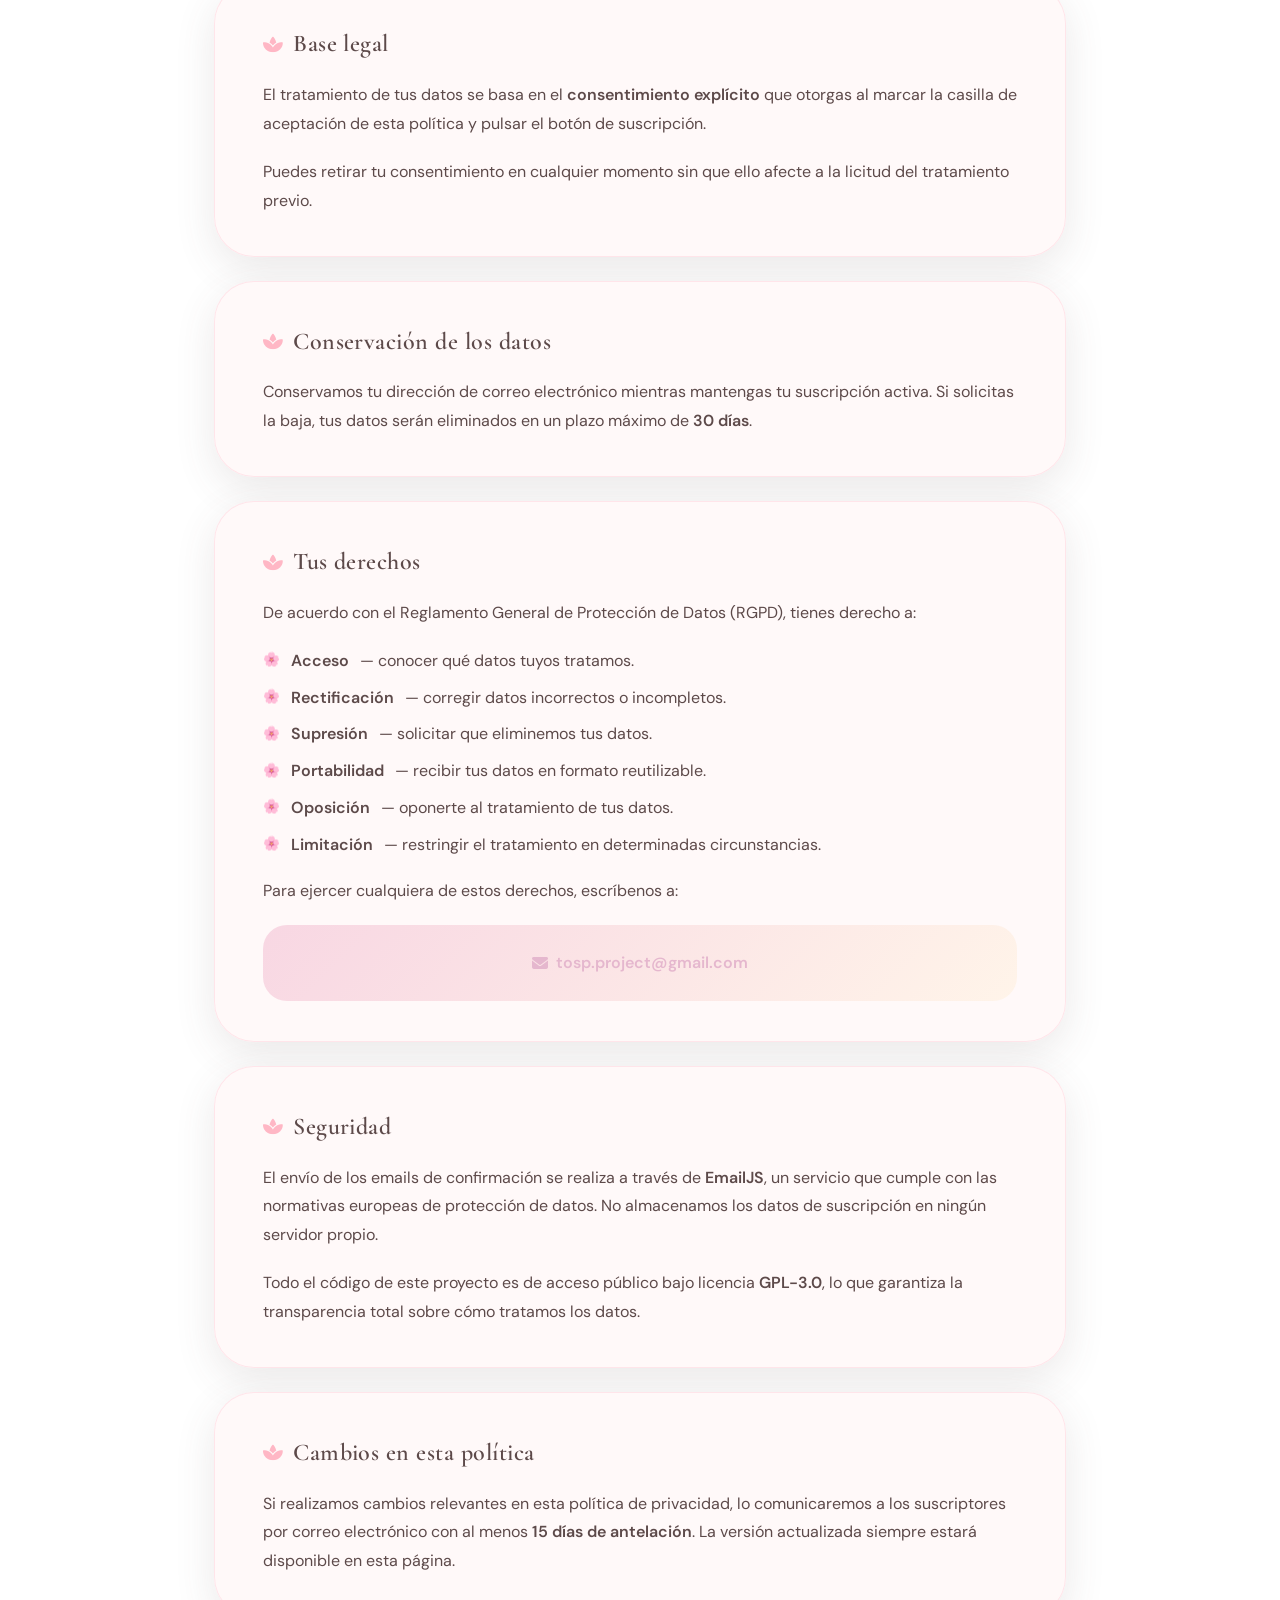
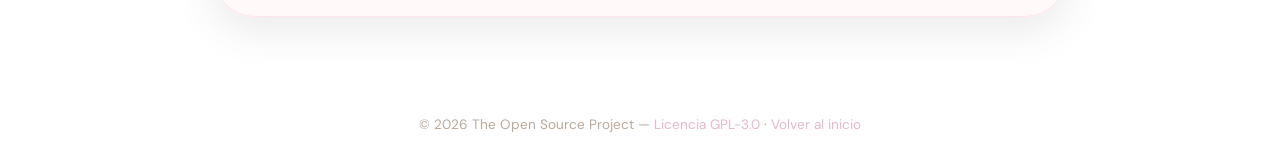
<file: privacidad.html>
<!DOCTYPE html>
<html lang="es">
<head>
    <meta charset="UTF-8">
    <meta name="viewport" content="width=device-width, initial-scale=1.0">
    <meta name="description" content="Política de privacidad de The Open Source Project">
    <title>Política de Privacidad — The Open Source Project</title>
    <link rel="preconnect" href="https://fonts.googleapis.com">
    <link rel="preconnect" href="https://fonts.gstatic.com" crossorigin>
    <link href="https://fonts.googleapis.com/css2?family=Cormorant+Garamond:ital,wght@0,500;0,600;0,700;1,500&family=DM+Sans:wght@300;400;500&display=swap" rel="stylesheet" media="print" onload="this.media='all'">
    <noscript><link href="https://fonts.googleapis.com/css2?family=Cormorant+Garamond:ital,wght@0,500;0,600;0,700;1,500&family=DM+Sans:wght@300;400;500&display=swap" rel="stylesheet"></noscript>
    <link rel="stylesheet" href="https://cdnjs.cloudflare.com/ajax/libs/font-awesome/6.5.0/css/all.min.css" media="print" onload="this.media='all'">
    <noscript><link rel="stylesheet" href="https://cdnjs.cloudflare.com/ajax/libs/font-awesome/6.5.0/css/all.min.css"></noscript>
    <link rel="stylesheet" href="pages.css">
</head>
<body>

    <nav class="site-nav">
        <div class="nav-inner">
            <a href="index.html" class="nav-logo">
                <i class="fas fa-spa" aria-hidden="true"></i>
                <span>TOSP</span>
            </a>
            <a href="index.html" class="nav-back">
                <i class="fas fa-arrow-left" aria-hidden="true"></i>
                Volver al inicio
            </a>
        </div>
    </nav>

    <div class="page-wrapper">

        <!-- Cabecera -->
        <div class="page-header-card">
            <i class="fas fa-shield-halved page-icon" aria-hidden="true"></i>
            <h1 class="page-title">Política de Privacidad</h1>
            <p class="page-subtitle">Tu privacidad es nuestra razón de ser</p>
            <span class="page-date">Última actualización: enero de 2026</span>
        </div>

        <!-- 1. Responsable -->
        <div class="card">
            <div class="card-inner">
                <h2 class="section-title"><i class="fas fa-spa" aria-hidden="true"></i> Responsable del tratamiento</h2>
                <div class="prose">
                    <p>El responsable del tratamiento de los datos recogidos a través de este sitio web es <strong>The Open Source Project</strong>, un proyecto sin ánimo de lucro desarrollado por estudiantes.</p>
                    <p>Puedes contactar con nosotros en cualquier momento a través de:</p>
                    <div class="contact-box">
                        <a href="mailto:tosp.project@gmail.com">
                            <i class="fas fa-envelope" aria-hidden="true"></i>
                            tosp.project@gmail.com
                        </a>
                    </div>
                </div>
            </div>
        </div>

        <!-- 2. Datos que recogemos -->
        <div class="card">
            <div class="card-inner">
                <h2 class="section-title"><i class="fas fa-spa" aria-hidden="true"></i> Datos que recogemos</h2>
                <div class="prose">
                    <p>The Open Source Project recoge únicamente los datos que tú nos proporcionas de forma voluntaria. Actualmente, el único dato que tratamos es:</p>
                    <ul>
                        <li><strong>Dirección de correo electrónico</strong> — cuando te suscribes a nuestro boletín de novedades a través del formulario de la web.</li>
                    </ul>
                    <div class="highlight-box">
                        <p><strong>No recogemos</strong> datos de navegación, no instalamos cookies de rastreo, no usamos analítica de terceros y no compartimos ningún dato con empresas externas.</p>
                    </div>
                </div>
            </div>
        </div>

        <!-- 3. Finalidad -->
        <div class="card">
            <div class="card-inner">
                <h2 class="section-title"><i class="fas fa-spa" aria-hidden="true"></i> Finalidad del tratamiento</h2>
                <div class="prose">
                    <p>El correo electrónico que nos facilitas se utiliza exclusivamente para:</p>
                    <ul>
                        <li>Enviarte novedades sobre el proyecto, nuevas funcionalidades y comunicados de la comunidad.</li>
                        <li>Responderte si nos contactas directamente por email.</li>
                    </ul>
                    <p>No utilizamos tu dirección de correo para fines publicitarios, no la cedemos a terceros y no la usamos para crear perfiles de usuario.</p>
                </div>
            </div>
        </div>

        <!-- 4. Base legal -->
        <div class="card">
            <div class="card-inner">
                <h2 class="section-title"><i class="fas fa-spa" aria-hidden="true"></i> Base legal</h2>
                <div class="prose">
                    <p>El tratamiento de tus datos se basa en el <strong>consentimiento explícito</strong> que otorgas al marcar la casilla de aceptación de esta política y pulsar el botón de suscripción.</p>
                    <p>Puedes retirar tu consentimiento en cualquier momento sin que ello afecte a la licitud del tratamiento previo.</p>
                </div>
            </div>
        </div>

        <!-- 5. Conservación -->
        <div class="card">
            <div class="card-inner">
                <h2 class="section-title"><i class="fas fa-spa" aria-hidden="true"></i> Conservación de los datos</h2>
                <div class="prose">
                    <p>Conservamos tu dirección de correo electrónico mientras mantengas tu suscripción activa. Si solicitas la baja, tus datos serán eliminados en un plazo máximo de <strong>30 días</strong>.</p>
                </div>
            </div>
        </div>

        <!-- 6. Tus derechos -->
        <div class="card">
            <div class="card-inner">
                <h2 class="section-title"><i class="fas fa-spa" aria-hidden="true"></i> Tus derechos</h2>
                <div class="prose">
                    <p>De acuerdo con el Reglamento General de Protección de Datos (RGPD), tienes derecho a:</p>
                    <ul>
                        <li><strong>Acceso</strong> — conocer qué datos tuyos tratamos.</li>
                        <li><strong>Rectificación</strong> — corregir datos incorrectos o incompletos.</li>
                        <li><strong>Supresión</strong> — solicitar que eliminemos tus datos.</li>
                        <li><strong>Portabilidad</strong> — recibir tus datos en formato reutilizable.</li>
                        <li><strong>Oposición</strong> — oponerte al tratamiento de tus datos.</li>
                        <li><strong>Limitación</strong> — restringir el tratamiento en determinadas circunstancias.</li>
                    </ul>
                    <p>Para ejercer cualquiera de estos derechos, escríbenos a:</p>
                    <div class="contact-box">
                        <a href="mailto:tosp.project@gmail.com">
                            <i class="fas fa-envelope" aria-hidden="true"></i>
                            tosp.project@gmail.com
                        </a>
                    </div>
                </div>
            </div>
        </div>

        <!-- 7. Seguridad -->
        <div class="card">
            <div class="card-inner">
                <h2 class="section-title"><i class="fas fa-spa" aria-hidden="true"></i> Seguridad</h2>
                <div class="prose">
                    <p>El envío de los emails de confirmación se realiza a través de <strong>EmailJS</strong>, un servicio que cumple con las normativas europeas de protección de datos. No almacenamos los datos de suscripción en ningún servidor propio.</p>
                    <p>Todo el código de este proyecto es de acceso público bajo licencia <strong>GPL-3.0</strong>, lo que garantiza la transparencia total sobre cómo tratamos los datos.</p>
                </div>
            </div>
        </div>

        <!-- 8. Cambios -->
        <div class="card">
            <div class="card-inner">
                <h2 class="section-title"><i class="fas fa-spa" aria-hidden="true"></i> Cambios en esta política</h2>
                <div class="prose">
                    <p>Si realizamos cambios relevantes en esta política de privacidad, lo comunicaremos a los suscriptores por correo electrónico con al menos <strong>15 días de antelación</strong>. La versión actualizada siempre estará disponible en esta página.</p>
                </div>
            </div>
        </div>

    </div>

    <footer class="page-footer">
        <p>© 2026 The Open Source Project — <a href="https://www.gnu.org/licenses/gpl-3.0.html" target="_blank" rel="noopener noreferrer">Licencia GPL-3.0</a> · <a href="index.html">Volver al inicio</a></p>
    </footer>

</body>
</html>
</file>
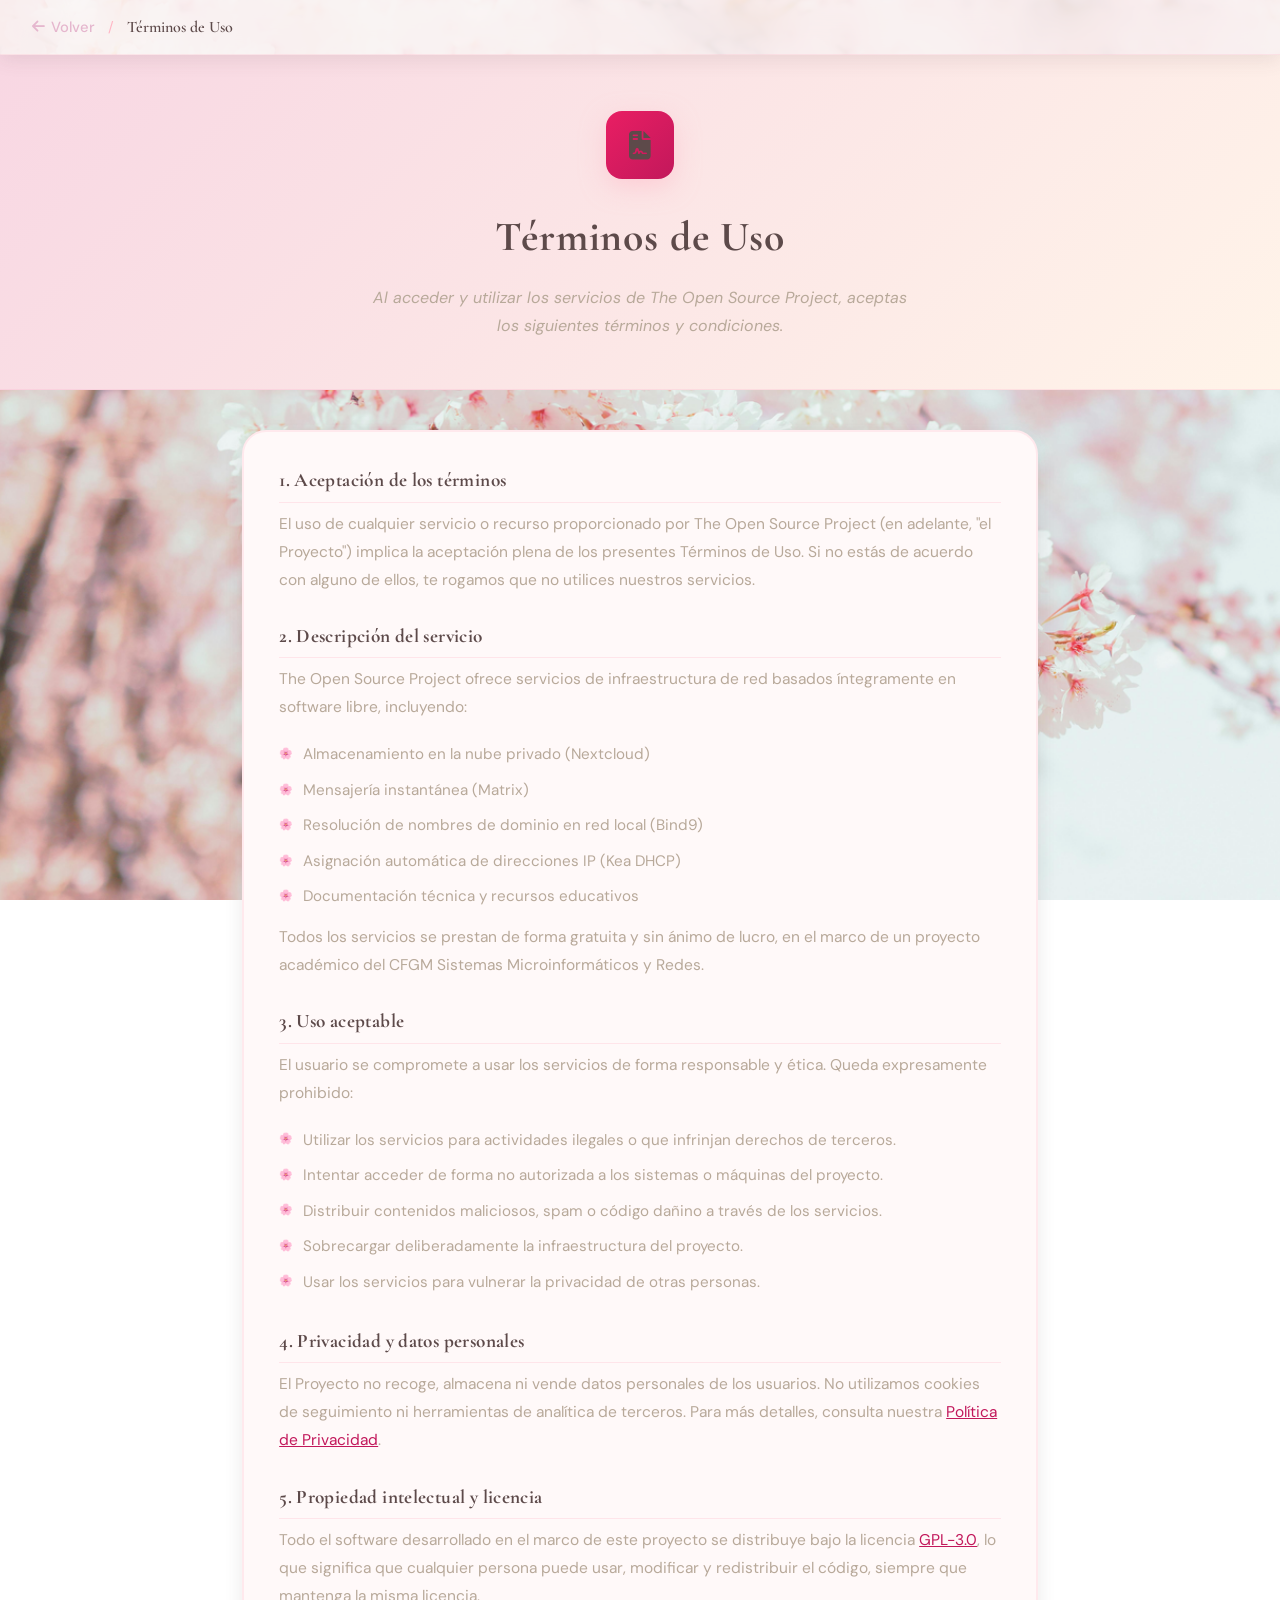
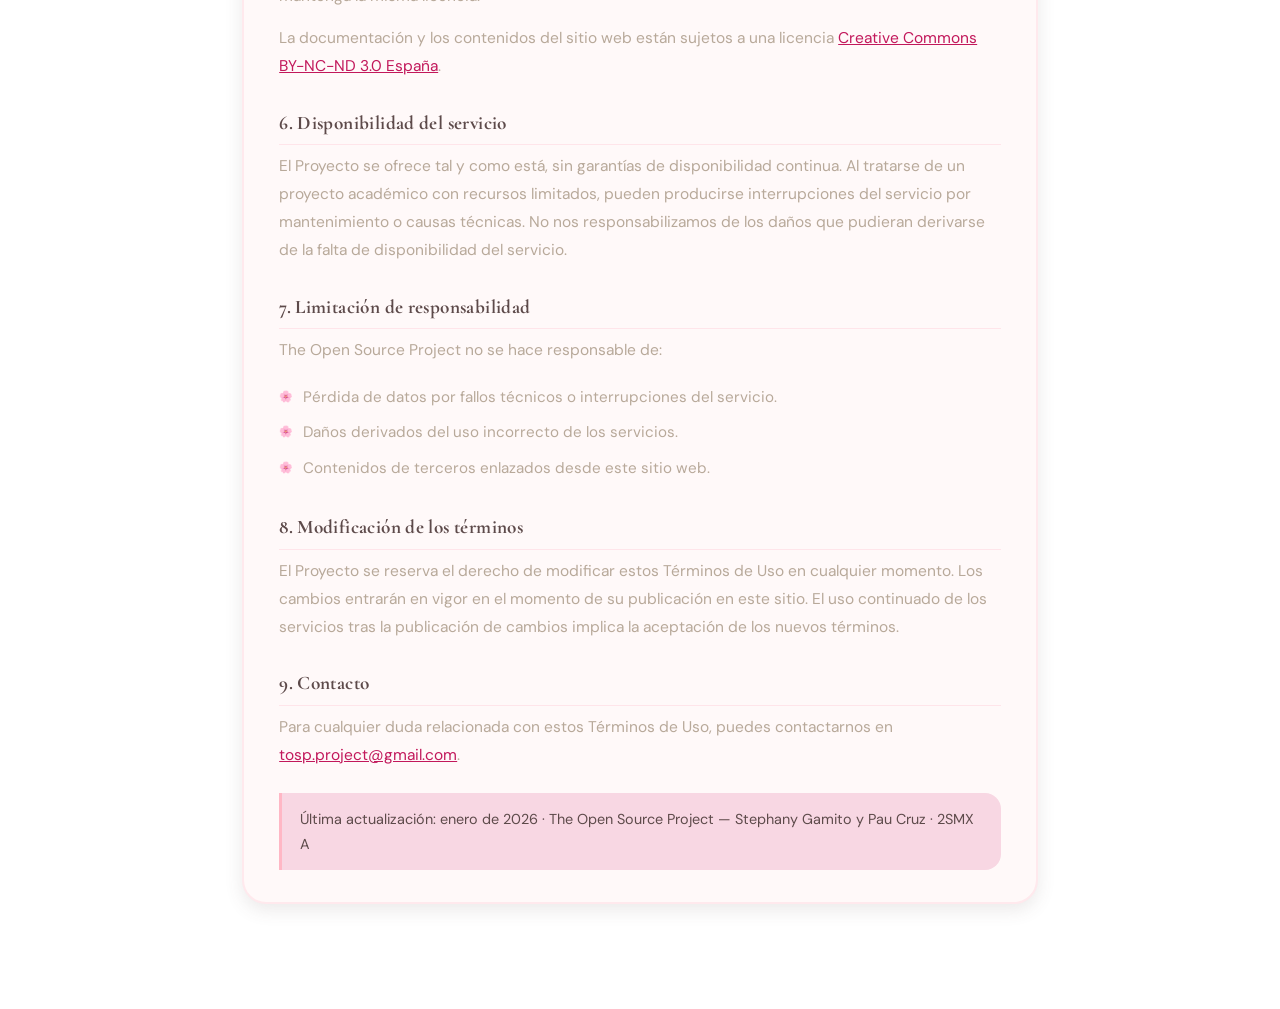
<file: terminos.html>
<!DOCTYPE html>
<html lang="es">
<head>
    <meta charset="UTF-8">
    <meta name="viewport" content="width=device-width, initial-scale=1.0">
    <title>Términos de Uso — The Open Source Project</title>
    <link rel="preconnect" href="https://fonts.googleapis.com">
    <link rel="preconnect" href="https://fonts.gstatic.com" crossorigin>
    <link href="https://fonts.googleapis.com/css2?family=Cormorant+Garamond:ital,wght@0,500;0,600;0,700;1,500&family=DM+Sans:wght@300;400;500&display=swap" rel="stylesheet">
    <link rel="stylesheet" href="https://cdnjs.cloudflare.com/ajax/libs/font-awesome/6.5.0/css/all.min.css">
    <link rel="stylesheet" href="style.css">
    <link rel="stylesheet" href="doc.css">
</head>
<body class="doc-page">

    <nav class="doc-page-nav">
        <a href="index.html#inicio"><i class="fas fa-arrow-left"></i> Volver</a>
        <span class="doc-page-nav-sep">/</span>
        <span class="doc-page-nav-title">Términos de Uso</span>
    </nav>

    <div class="doc-page-hero">
        <div class="doc-page-hero-icon" style="background: linear-gradient(135deg, #e91e63, #c2185b);">
            <i class="fas fa-file-contract"></i>
        </div>
        <h1>Términos de Uso</h1>
        <p>Al acceder y utilizar los servicios de The Open Source Project, aceptas los siguientes términos y condiciones.</p>
    </div>

    <div class="doc-page-body">

        <div class="doc-section terminos-section">

            <h2>1. Aceptación de los términos</h2>
            <p>El uso de cualquier servicio o recurso proporcionado por The Open Source Project (en adelante, "el Proyecto") implica la aceptación plena de los presentes Términos de Uso. Si no estás de acuerdo con alguno de ellos, te rogamos que no utilices nuestros servicios.</p>

            <h2>2. Descripción del servicio</h2>
            <p>The Open Source Project ofrece servicios de infraestructura de red basados íntegramente en software libre, incluyendo:</p>
            <ul>
                <li>Almacenamiento en la nube privado (Nextcloud)</li>
                <li>Mensajería instantánea (Matrix)</li>
                <li>Resolución de nombres de dominio en red local (Bind9)</li>
                <li>Asignación automática de direcciones IP (Kea DHCP)</li>
                <li>Documentación técnica y recursos educativos</li>
            </ul>
            <p>Todos los servicios se prestan de forma gratuita y sin ánimo de lucro, en el marco de un proyecto académico del CFGM Sistemas Microinformáticos y Redes.</p>

            <h2>3. Uso aceptable</h2>
            <p>El usuario se compromete a usar los servicios de forma responsable y ética. Queda expresamente prohibido:</p>
            <ul>
                <li>Utilizar los servicios para actividades ilegales o que infrinjan derechos de terceros.</li>
                <li>Intentar acceder de forma no autorizada a los sistemas o máquinas del proyecto.</li>
                <li>Distribuir contenidos maliciosos, spam o código dañino a través de los servicios.</li>
                <li>Sobrecargar deliberadamente la infraestructura del proyecto.</li>
                <li>Usar los servicios para vulnerar la privacidad de otras personas.</li>
            </ul>

            <h2>4. Privacidad y datos personales</h2>
            <p>El Proyecto no recoge, almacena ni vende datos personales de los usuarios. No utilizamos cookies de seguimiento ni herramientas de analítica de terceros. Para más detalles, consulta nuestra <a href="privacidad.html" style="color:#c2185b;">Política de Privacidad</a>.</p>

            <h2>5. Propiedad intelectual y licencia</h2>
            <p>Todo el software desarrollado en el marco de este proyecto se distribuye bajo la licencia <a href="https://www.gnu.org/licenses/gpl-3.0.html" target="_blank" rel="noopener noreferrer" style="color:#c2185b;">GPL-3.0</a>, lo que significa que cualquier persona puede usar, modificar y redistribuir el código, siempre que mantenga la misma licencia.</p>
            <p>La documentación y los contenidos del sitio web están sujetos a una licencia <a href="https://creativecommons.org/licenses/by-nc-nd/3.0/es/" target="_blank" rel="noopener noreferrer" style="color:#c2185b;">Creative Commons BY-NC-ND 3.0 España</a>.</p>

            <h2>6. Disponibilidad del servicio</h2>
            <p>El Proyecto se ofrece tal y como está, sin garantías de disponibilidad continua. Al tratarse de un proyecto académico con recursos limitados, pueden producirse interrupciones del servicio por mantenimiento o causas técnicas. No nos responsabilizamos de los daños que pudieran derivarse de la falta de disponibilidad del servicio.</p>

            <h2>7. Limitación de responsabilidad</h2>
            <p>The Open Source Project no se hace responsable de:</p>
            <ul>
                <li>Pérdida de datos por fallos técnicos o interrupciones del servicio.</li>
                <li>Daños derivados del uso incorrecto de los servicios.</li>
                <li>Contenidos de terceros enlazados desde este sitio web.</li>
            </ul>

            <h2>8. Modificación de los términos</h2>
            <p>El Proyecto se reserva el derecho de modificar estos Términos de Uso en cualquier momento. Los cambios entrarán en vigor en el momento de su publicación en este sitio. El uso continuado de los servicios tras la publicación de cambios implica la aceptación de los nuevos términos.</p>

            <h2>9. Contacto</h2>
            <p>Para cualquier duda relacionada con estos Términos de Uso, puedes contactarnos en <a href="mailto:tosp.project@gmail.com" style="color:#c2185b;">tosp.project@gmail.com</a>.</p>

            <div class="doc-note" style="margin-top:1.5rem;">
                Última actualización: enero de 2026 · The Open Source Project — Stephany Gamito y Pau Cruz · 2SMX A
            </div>
        </div>

    </div>
</body>
</html>
</file>
<file: style.css>
/* =============================================
   THE OPEN SOURCE PROJECT — style.css
   ============================================= */

/* ===== VARIABLES SAKURA ===== */
:root {
    --sakura-pink:        #f8d7e3;
    --sakura-medium-pink: #f7c4d4;
    --sakura-deep-pink:   #e5b7ce;
    --sakura-blossom:     #ffb7c5;
    --sakura-cream:       #fff4e9;
    --sakura-moss:        #b8a99a;
    --sakura-wood:        #c4a599;
    --sakura-text:        #5d4a4a;
    --sakura-white:       #fff9f9;
    --sakura-shadow:      rgba(93, 74, 74, 0.12);

    --bg-main:      var(--sakura-cream);
    --bg-alt:       var(--sakura-pink);
    --text-main:    var(--sakura-text);
    --card-bg:      var(--sakura-white);
    --primary:      var(--sakura-blossom);
    --primary-dark: var(--sakura-deep-pink);
    --accent:       var(--sakura-moss);

    --radius-sm:  16px;
    --radius-md:  24px;
    --radius-lg:  40px;
    --radius-xl:  50px;

    --transition: 0.3s ease;
}

/* ===== RESET Y BASE ===== */
*,
*::before,
*::after {
    margin: 0;
    padding: 0;
    box-sizing: border-box;
}

html {
    scroll-behavior: smooth;
}

body {
    font-family: 'DM Sans', sans-serif;
    background: url('sakurabg.png') center center / cover no-repeat fixed;
    color: var(--text-main);
    line-height: 1.7;
    overflow-x: hidden;
}

/* Accesibilidad: solo mostrar outline al navegar con teclado */
:focus-visible {
    outline: 3px solid var(--sakura-blossom);
    outline-offset: 3px;
    border-radius: 4px;
}

:focus:not(:focus-visible) {
    outline: none;
}

/* Screen-reader only */
.sr-only {
    position: absolute;
    width: 1px;
    height: 1px;
    padding: 0;
    margin: -1px;
    overflow: hidden;
    clip: rect(0, 0, 0, 0);
    white-space: nowrap;
    border: 0;
}

h1, h2, h3, h4 {
    font-family: 'Cormorant Garamond', serif;
    font-weight: 600;
    letter-spacing: 0.02em;
}

img {
    display: block;
    max-width: 100%;
}

a {
    color: inherit;
}

ul {
    list-style: none;
}

/* ===== ANIMACIONES ===== */
@keyframes spin {
    to { transform: rotate(360deg); }
}

@keyframes float {
    0%, 100% { transform: translate(0, 0) rotate(0deg); }
    33%       { transform: translate(30px, -30px) rotate(120deg); }
    66%       { transform: translate(-20px, 20px) rotate(240deg); }
}

@keyframes sway {
    0%, 100% { transform: rotate(-5deg); }
    50%       { transform: rotate(5deg); }
}

@keyframes blink {
    0%, 50%   { opacity: 1; }
    51%, 100% { opacity: 0; }
}

@keyframes bounce {
    0%, 100% { transform: translateY(0); }
    50%       { transform: translateY(8px); }
}

@keyframes fadeOut {
    from { opacity: 1; transform: scale(1); }
    to   { opacity: 0; transform: scale(0.98); }
}

@keyframes fadeIn {
    from { opacity: 0; }
    to   { opacity: 1; }
}

@keyframes revealUp {
    from { opacity: 0; transform: translateY(32px); }
    to   { opacity: 1; transform: translateY(0); }
}

/* ===== OVERLAY DE CARGA ===== */
.loading-overlay {
    position: fixed;
    inset: 0;
    background: var(--sakura-cream);
    display: flex;
    justify-content: center;
    align-items: center;
    z-index: 9999;
    transition: opacity 0.5s;
}

.spinner {
    width: 56px;
    height: 56px;
    border: 4px solid var(--sakura-pink);
    border-top-color: var(--sakura-blossom);
    border-radius: 50%;
    animation: spin 0.9s infinite linear;
}

/* ===== PANTALLA DE BIENVENIDA ===== */
.welcome-page {
    min-height: 100vh;
    display: flex;
    align-items: center;
    justify-content: center;
    position: relative;
    background: url('sakurabg.png') center center / cover no-repeat;
    overflow: hidden;
}

.welcome-page.fade-out {
    animation: fadeOut 0.5s ease forwards;
}

.floating-elements {
    position: absolute;
    inset: 0;
    pointer-events: none;
}

.floating-element {
    position: absolute;
    width: 260px;
    height: 260px;
    background: radial-gradient(circle, var(--sakura-blossom) 0%, transparent 70%);
    opacity: 0.12;
    border-radius: 50%;
    filter: blur(50px);
    animation: float 20s infinite;
}

/* Posiciones via CSS — sin inline style */
.fe-1 { top: 20%;    left: 10%;  animation-delay: 0s; }
.fe-2 { top: 60%;    right: 15%; animation-delay: 2s; }
.fe-3 { bottom: 20%; left: 20%;  animation-delay: 4s; }

.welcome-card {
    text-align: center;
    max-width: 780px;
    padding: 3.5rem;
    background: rgba(255, 249, 249, 0.88);
    backdrop-filter: blur(14px);
    -webkit-backdrop-filter: blur(14px);
    border-radius: var(--radius-xl);
    box-shadow: 0 30px 60px var(--sakura-shadow);
    border: 2px solid rgba(255, 183, 197, 0.5);
    position: relative;
    z-index: 2;
    margin: 1.5rem;
}

.welcome-icon {
    font-size: 4rem;
    color: var(--sakura-blossom);
    margin-bottom: 1rem;
    animation: sway 3s ease-in-out infinite;
    display: inline-block;
}

#title {
    font-family: 'Cormorant Garamond', serif;
    font-size: clamp(2rem, 5vw, 3.5rem);
    color: var(--sakura-text);
    margin-bottom: 1rem;
    min-height: 1.2em; /* evita salto antes del typewriter */
}

.cursor {
    animation: blink 1s infinite;
    color: var(--sakura-deep-pink);
}

.subtitle {
    font-size: 1.15rem;
    color: var(--sakura-moss);
    margin: 1.5rem 0 2.5rem;
    font-style: italic;
}

.subtitle i {
    color: var(--sakura-blossom);
    margin: 0 0.4rem;
    opacity: 0.8;
}

/* ===== BOTONES ===== */
.btn {
    display: inline-flex;
    align-items: center;
    gap: 0.6rem;
    padding: 0.9rem 2.2rem;
    border-radius: var(--radius-xl);
    font-family: 'DM Sans', sans-serif;
    font-weight: 500;
    font-size: 1rem;
    text-decoration: none;
    cursor: pointer;
    border: 2px solid transparent;
    transition: background var(--transition), transform var(--transition), box-shadow var(--transition);
    background: var(--sakura-blossom);
    color: var(--sakura-text);
    box-shadow: 0 4px 14px rgba(255, 183, 197, 0.4);
}

.btn:hover {
    background: var(--sakura-deep-pink);
    transform: translateY(-3px);
    box-shadow: 0 8px 24px rgba(255, 183, 197, 0.55);
}

.btn:active {
    transform: translateY(-1px);
}

.btn-large {
    padding: 1.1rem 2.8rem;
    font-size: 1.1rem;
}

.btn-outline {
    background: transparent;
    border-color: var(--sakura-blossom);
    color: var(--sakura-text);
    box-shadow: none;
}

.btn-outline:hover {
    background: var(--sakura-pink);
    box-shadow: none;
}

/* ===== NAVEGACIÓN ===== */
.site-nav {
    position: sticky;
    top: 0;
    z-index: 500;
    background: rgba(255, 249, 249, 0.82);
    backdrop-filter: blur(16px);
    -webkit-backdrop-filter: blur(16px);
    border-bottom: 1px solid rgba(255, 183, 197, 0.25);
    transition: box-shadow var(--transition);
}

.site-nav.scrolled {
    box-shadow: 0 4px 20px var(--sakura-shadow);
}

.nav-inner {
    max-width: 1200px;
    margin: 0 auto;
    padding: 0.85rem 2rem;
    display: flex;
    align-items: center;
    gap: 2rem;
}

.nav-logo {
    display: flex;
    align-items: center;
    gap: 0.5rem;
    font-family: 'Cormorant Garamond', serif;
    font-size: 1.4rem;
    font-weight: 700;
    color: var(--sakura-text);
    text-decoration: none;
    letter-spacing: 0.05em;
}

.nav-logo i {
    color: var(--sakura-blossom);
    font-size: 1.2rem;
}

.nav-links {
    display: flex;
    gap: 1.8rem;
    margin-left: auto;
    list-style: none;
}

.nav-links a {
    font-size: 0.95rem;
    color: var(--sakura-moss);
    text-decoration: none;
    font-weight: 500;
    transition: color var(--transition);
    padding-bottom: 2px;
    border-bottom: 2px solid transparent;
}

.nav-links a:hover {
    color: var(--sakura-text);
    border-bottom-color: var(--sakura-blossom);
}

.nav-cta {
    display: inline-flex;
    align-items: center;
    gap: 0.4rem;
    padding: 0.5rem 1.2rem;
    background: var(--sakura-blossom);
    color: var(--sakura-text);
    border-radius: var(--radius-xl);
    font-size: 0.9rem;
    font-weight: 500;
    text-decoration: none;
    transition: background var(--transition), transform var(--transition);
    white-space: nowrap;
}

.nav-cta:hover {
    background: var(--sakura-deep-pink);
    transform: translateY(-2px);
}

.nav-toggle {
    display: none;
    background: none;
    border: none;
    font-size: 1.3rem;
    color: var(--sakura-text);
    cursor: pointer;
    padding: 0.3rem;
    margin-left: auto;
}

/* Menú móvil */
.mobile-menu {
    background: var(--sakura-white);
    border-top: 1px solid rgba(255, 183, 197, 0.25);
    padding: 1rem 2rem 1.5rem;
}

.mobile-menu ul {
    list-style: none;
    display: flex;
    flex-direction: column;
    gap: 0.2rem;
}

.mobile-menu a {
    display: block;
    padding: 0.6rem 0;
    color: var(--sakura-text);
    text-decoration: none;
    font-size: 1rem;
    border-bottom: 1px solid rgba(255, 183, 197, 0.2);
    transition: color var(--transition);
}

.mobile-menu a:hover {
    color: var(--sakura-blossom);
}

/* ===== CARD SECTIONS (estructura principal) ===== */

/*
 * Patrón opt-in: las secciones empiezan visibles por defecto.
 * JS añade .reveal-ready justo antes de observarlas, ocultándolas
 * en ese instante. El observer añade .visible al entrar en viewport.
 * Así todas las secciones — header, cuerpo y footer — tienen
 * exactamente la misma transición de subida.
 */
.card-section {
    background: var(--card-bg);
    border-radius: var(--radius-lg);
    margin: 2rem auto;
    max-width: 1200px;
    box-shadow: 0 12px 32px var(--sakura-shadow);
    overflow: hidden;
    position: relative;
    transition: opacity 0.6s ease, transform 0.6s ease;
}

/* Estado inicial oculto — solo cuando JS ha añadido reveal-ready */
.card-section.reveal-ready {
    opacity: 0;
    transform: translateY(28px);
}

/* Estado final visible */
.card-section.reveal-ready.visible {
    opacity: 1;
    transform: translateY(0);
}

.card-section-alt {
    background: linear-gradient(135deg, var(--sakura-pink) 0%, var(--sakura-cream) 100%);
}

.card-content {
    padding: 3rem;
}

/* partículas decorativas del header */
.card-header-particles {
    position: absolute;
    inset: 0;
    background:
        radial-gradient(circle at 20% 30%, var(--sakura-blossom) 0%, transparent 35%),
        radial-gradient(circle at 80% 70%, var(--sakura-moss) 0%, transparent 35%);
    opacity: 0.08;
    filter: blur(40px);
    pointer-events: none;
}

/* ===== HEADER ===== */
.header-content {
    position: relative;
    z-index: 2;
    max-width: 900px;
    margin: 0 auto;
    text-align: center;
}

.card-title {
    font-size: clamp(1.8rem, 4vw, 2.6rem);
    text-align: center;
    margin-bottom: 1.2rem;
    color: var(--sakura-text);
}

.card-title i {
    color: var(--sakura-blossom);
    margin: 0 0.4rem;
}

.card-subtitle {
    text-align: center;
    color: var(--sakura-moss);
    font-style: italic;
    margin-bottom: 2rem;
    font-size: 1.05rem;
    line-height: 1.8;
}

.stats-container {
    display: flex;
    justify-content: center;
    gap: 3rem;
    margin-top: 2rem;
    flex-wrap: wrap;
}

.stat-item {
    text-align: center;
}

.stat-number {
    display: block;
    font-family: 'Cormorant Garamond', serif;
    font-size: 2.4rem;
    font-weight: 700;
    color: var(--sakura-deep-pink);
}

.stat-label {
    display: block;
    color: var(--sakura-moss);
    font-size: 0.85rem;
    text-transform: uppercase;
    letter-spacing: 1px;
    margin-top: 0.2rem;
}

.header-actions {
    display: flex;
    gap: 1rem;
    justify-content: center;
    flex-wrap: wrap;
    margin-top: 2.5rem;
}

/* ===== CONTENT GRID (¿qué ofrecemos?) ===== */
.content-grid {
    display: grid;
    grid-template-columns: 1fr 1fr;
    gap: 3rem;
    align-items: center;
}

.content-text p {
    font-size: 1.05rem;
    margin-bottom: 1.4rem;
    color: var(--sakura-text);
}

.benefits-list {
    list-style: none;
    margin-top: 1.5rem;
}

.benefits-list li {
    display: flex;
    align-items: center;
    gap: 0.9rem;
    margin: 0.9rem 0;
    font-size: 1rem;
}

.benefits-list i {
    color: var(--sakura-blossom);
    font-size: 1.1rem;
    flex-shrink: 0;
}

.content-image {
    text-align: center;
}

.card-img {
    width: 100%;
    border-radius: var(--radius-md);
    box-shadow: 0 10px 24px var(--sakura-shadow);
    transition: transform var(--transition);
}

.card-img:hover {
    transform: scale(1.02);
}

.image-caption {
    margin-top: 0.6rem;
    color: var(--sakura-moss);
    font-style: italic;
    font-size: 0.9rem;
}

/* ===== FILOSOFÍA CARDS ===== */
.cards-grid {
    display: grid;
    grid-template-columns: repeat(auto-fit, minmax(260px, 1fr));
    gap: 1.8rem;
    margin-top: 2rem;
}

.mini-card {
    background: var(--sakura-white);
    border-radius: var(--radius-md);
    padding: 2rem;
    text-align: center;
    border: 2px solid rgba(255, 183, 197, 0.2);
    box-shadow: 0 4px 14px var(--sakura-shadow);
    transition: transform var(--transition), border-color var(--transition), box-shadow var(--transition);
}

.mini-card:hover {
    transform: translateY(-6px);
    border-color: var(--sakura-blossom);
    box-shadow: 0 12px 28px var(--sakura-shadow);
}

.mini-card-icon {
    width: 68px;
    height: 68px;
    background: var(--sakura-pink);
    border-radius: 50%;
    display: flex;
    align-items: center;
    justify-content: center;
    margin: 0 auto 1.2rem;
    font-size: 1.8rem;
    color: var(--sakura-blossom);
}

.mini-card h3 {
    font-family: 'Cormorant Garamond', serif;
    font-size: 1.3rem;
    margin-bottom: 0.6rem;
    color: var(--sakura-text);
}

.mini-card p {
    font-size: 0.95rem;
    color: var(--sakura-moss);
}

/* ===== ACORDEÓN (objetivos) ===== */
.objectives-grid {
    display: grid;
    grid-template-columns: repeat(auto-fit, minmax(320px, 1fr));
    gap: 1.5rem;
    margin-top: 2rem;
}

.accordion-card {
    background: var(--sakura-white);
    border-radius: var(--radius-md);
    overflow: hidden;
    border: 2px solid rgba(255, 183, 197, 0.3);
    transition: border-color var(--transition), box-shadow var(--transition);
}

.accordion-card:hover {
    border-color: var(--sakura-blossom);
    box-shadow: 0 8px 20px var(--sakura-shadow);
}

/* El botón es el header completo */
.accordion-header {
    display: flex;
    align-items: center;
    gap: 1rem;
    padding: 1.4rem 1.6rem;
    background: var(--sakura-pink);
    width: 100%;
    border: none;
    cursor: pointer;
    font-family: 'Cormorant Garamond', serif;
    color: var(--sakura-text);
    text-align: left;
    transition: background var(--transition);
}

.accordion-header:hover {
    background: var(--sakura-medium-pink);
}

.accordion-header i:first-child {
    font-size: 1.4rem;
    color: var(--sakura-blossom);
    flex-shrink: 0;
}

.accordion-header h3 {
    flex: 1;
    margin: 0;
    font-size: 1.2rem;
}

.toggle-icon {
    transition: transform 0.3s ease;
    flex-shrink: 0;
    color: var(--sakura-moss);
}

/* Rotación gestionada por CSS, no JS */
.accordion-card.active .toggle-icon {
    transform: rotate(180deg);
}

.accordion-content {
    padding: 0 1.6rem;
    max-height: 0;
    overflow: hidden;
    transition: max-height 0.35s ease, padding 0.35s ease;
}

/* Cuando el contenido está visible (hidden se quita via JS) */
.accordion-card.active .accordion-content {
    max-height: 600px;
    padding: 1.4rem 1.6rem;
}

/* Compatibilidad: cuando usamos hidden en el HTML necesitamos anular el display:none en estado activo */
.accordion-card.active .accordion-content[hidden] {
    display: block;
}

.progress-bar {
    background: var(--sakura-pink);
    border-radius: 10px;
    height: 28px;
    position: relative;
    margin-top: 1.2rem;
    overflow: hidden;
}

.progress-fill {
    background: linear-gradient(90deg, var(--sakura-blossom), var(--sakura-deep-pink));
    height: 100%;
    border-radius: 10px;
    transition: width 0.5s ease;
}

.progress-bar span {
    position: absolute;
    inset: 0;
    display: flex;
    align-items: center;
    justify-content: center;
    font-size: 0.78rem;
    font-weight: 600;
    color: var(--sakura-text);
}

.objective-list {
    list-style: none;
    margin-top: 1rem;
}

.objective-list li {
    display: flex;
    align-items: center;
    gap: 0.6rem;
    margin: 0.6rem 0;
    font-size: 0.95rem;
}

.objective-list i {
    color: var(--sakura-blossom);
    font-size: 0.9rem;
    flex-shrink: 0;
}

/* ===== TECNOLOGÍAS ===== */
.tech-grid {
    display: grid;
    grid-template-columns: repeat(auto-fit, minmax(270px, 1fr));
    gap: 1.8rem;
    margin-top: 2rem;
}

.tech-card {
    background: var(--card-bg);
    border-radius: var(--radius-md);
    padding: 1.8rem;
    border: 2px solid rgba(255, 183, 197, 0.25);
    box-shadow: 0 6px 18px var(--sakura-shadow);
    display: flex;
    flex-direction: column;
    gap: 0.8rem;
    transition: transform var(--transition), border-color var(--transition), box-shadow var(--transition);
}

.tech-card:hover {
    transform: translateY(-8px);
    border-color: var(--sakura-blossom);
    box-shadow: 0 18px 36px var(--sakura-shadow);
}

.tech-header {
    display: flex;
    align-items: center;
    gap: 1rem;
}

.tech-logo {
    width: 48px;
    height: 48px;
    object-fit: contain;
    flex-shrink: 0;
}

/* Reemplazo elegante para logos faltantes */
.tech-logo-placeholder {
    width: 48px;
    height: 48px;
    background: var(--sakura-pink);
    border-radius: var(--radius-sm);
    display: flex;
    align-items: center;
    justify-content: center;
    font-family: 'Cormorant Garamond', serif;
    font-size: 0.85rem;
    font-weight: 700;
    color: var(--sakura-deep-pink);
    letter-spacing: 0.02em;
    flex-shrink: 0;
}

.tech-logo-placeholder i {
    font-size: 1.4rem;
    color: var(--sakura-blossom);
}

.tech-header h3 {
    font-size: 1.35rem;
    color: var(--sakura-text);
}

.tech-card p {
    font-size: 0.95rem;
    color: var(--sakura-moss);
    flex: 1;
    line-height: 1.7;
}

.tech-tags {
    display: flex;
    flex-wrap: wrap;
    gap: 0.4rem;
}

.tech-tags span {
    background: var(--sakura-pink);
    padding: 0.25rem 0.75rem;
    border-radius: 20px;
    font-size: 0.78rem;
    color: var(--sakura-text);
}

.tech-link,
.tech-links-row {
    margin-top: auto;
}

.tech-link {
    display: inline-flex;
    align-items: center;
    gap: 0.4rem;
    font-size: 0.88rem;
    font-weight: 500;
    color: var(--sakura-deep-pink);
    text-decoration: none;
    transition: color var(--transition), gap var(--transition);
}

.tech-link:hover {
    color: var(--sakura-text);
    gap: 0.6rem;
}

.tech-links-row {
    display: flex;
    gap: 1.2rem;
}

/* ===== NEWSLETTER ===== */
.newsletter-card {
    background: linear-gradient(145deg, var(--sakura-pink) 0%, var(--sakura-cream) 100%);
}

.newsletter-content {
    text-align: center;
}

.newsletter-form {
    max-width: 520px;
    margin: 2rem auto 0;
}

.form-group {
    display: flex;
    gap: 0.8rem;
    flex-wrap: wrap;
    justify-content: center;
}

.form-group input[type="email"] {
    flex: 1;
    min-width: 240px;
    padding: 0.9rem 1.5rem;
    border: 2px solid var(--sakura-blossom);
    border-radius: var(--radius-xl);
    background: var(--sakura-white);
    font-family: 'DM Sans', sans-serif;
    font-size: 1rem;
    color: var(--sakura-text);
    outline: none;
    transition: border-color var(--transition), box-shadow var(--transition);
}

.form-group input[type="email"]::placeholder {
    color: var(--sakura-moss);
}

.form-group input[type="email"]:focus {
    border-color: var(--sakura-deep-pink);
    box-shadow: 0 0 0 3px rgba(255, 183, 197, 0.25);
}

.checkbox-label {
    display: flex;
    align-items: center;
    justify-content: center;
    gap: 0.5rem;
    margin-top: 1rem;
    font-size: 0.9rem;
    color: var(--sakura-moss);
    cursor: pointer;
}

.inline-link {
    color: var(--sakura-deep-pink);
    text-decoration: underline;
    text-underline-offset: 2px;
}

.newsletter-msg {
    margin-top: 0.8rem;
    font-size: 0.9rem;
    min-height: 1.4em;
    font-weight: 500;
}

.newsletter-msg.success { color: #6a9a5b; }
.newsletter-msg.error   { color: #c0605a; }

/* ===== REDES SOCIALES ===== */
.social-content {
    text-align: center;
}

.social-links {
    display: flex;
    justify-content: center;
    gap: 1.5rem;
    margin: 2rem 0;
    flex-wrap: wrap;
}

.social-link {
    display: inline-flex;
    align-items: center;
    gap: 0.7rem;
    padding: 0.75rem 1.8rem;
    background: var(--sakura-white);
    border-radius: var(--radius-xl);
    color: var(--sakura-text);
    text-decoration: none;
    font-weight: 500;
    border: 2px solid var(--sakura-blossom);
    transition: background var(--transition), transform var(--transition), box-shadow var(--transition);
}

.social-link:hover {
    background: var(--sakura-blossom);
    transform: translateY(-3px);
    box-shadow: 0 8px 20px var(--sakura-shadow);
}

.social-link i {
    font-size: 1.4rem;
}

.social-link-small {
    display: inline-flex;
    align-items: center;
    justify-content: center;
    width: 36px;
    height: 36px;
    background: rgba(255, 183, 197, 0.2);
    border-radius: 50%;
    color: var(--sakura-cream);
    text-decoration: none;
    font-size: 1rem;
    margin-top: 0.8rem;
    transition: background var(--transition);
}

.social-link-small:hover {
    background: rgba(255, 183, 197, 0.4);
}

.mastodon-note {
    color: var(--sakura-moss);
    font-size: 0.9rem;
    font-style: italic;
}

/* ===== FOOTER ===== */
footer.card-section {
    background: linear-gradient(145deg, var(--sakura-wood), var(--sakura-moss));
    color: var(--sakura-white);
}

.footer-content {
    padding-bottom: 0;
}

.footer-grid {
    display: grid;
    grid-template-columns: repeat(auto-fit, minmax(200px, 1fr));
    gap: 2rem;
}

.footer-section h4 {
    font-family: 'Cormorant Garamond', serif;
    font-size: 1.2rem;
    margin-bottom: 1rem;
    color: var(--sakura-white);
}

.footer-section p {
    color: var(--sakura-cream);
    font-size: 0.92rem;
}

.footer-section ul li {
    margin: 0.5rem 0;
}

.footer-section a {
    color: var(--sakura-cream);
    text-decoration: none;
    font-size: 0.92rem;
    transition: color var(--transition);
}

.footer-section a:hover {
    color: var(--sakura-blossom);
}

.footer-bottom {
    text-align: center;
    padding: 1.8rem 3rem;
    margin-top: 2rem;
    border-top: 1px solid rgba(255, 249, 249, 0.18);
    font-size: 0.88rem;
    color: rgba(255, 249, 249, 0.7);
}

.footer-bottom a {
    color: var(--sakura-blossom);
    text-decoration: none;
}

.footer-bottom a:hover {
    text-decoration: underline;
}

.heart {
    margin-top: 0.4rem;
}

.heart i.fa-heart {
    color: #ff6b6b;
}

.heart i.fa-spa {
    color: var(--sakura-blossom);
}

/* ===== BOTÓN VOLVER ARRIBA ===== */
.back-to-top {
    position: fixed;
    bottom: 28px;
    right: 28px;
    width: 48px;
    height: 48px;
    background: var(--sakura-blossom);
    color: var(--sakura-text);
    border: none;
    border-radius: 50%;
    cursor: pointer;
    font-size: 1.1rem;
    box-shadow: 0 4px 16px rgba(0, 0, 0, 0.15);
    z-index: 600;

    opacity: 0;
    transform: translateY(10px);
    transition: opacity 0.3s, transform 0.3s, background var(--transition);
}

.back-to-top:not([hidden]) {
    opacity: 1;
    transform: translateY(0);
}

.back-to-top:hover {
    background: var(--sakura-deep-pink);
    transform: translateY(-3px);
}

/* ===== CONTENIDO PRINCIPAL fade-in ===== */
#contenido.fade-in {
    animation: fadeIn 0.5s ease forwards;
}

/* ===== RESPONSIVE ===== */
@media (max-width: 900px) {
    .nav-links,
    .nav-cta {
        display: none;
    }

    .nav-toggle {
        display: block;
    }
}

@media (max-width: 768px) {
    .card-content {
        padding: 2rem 1.5rem;
    }

    .content-grid {
        grid-template-columns: 1fr;
    }

    .header-actions {
        flex-direction: column;
        align-items: center;
    }

    .stats-container {
        gap: 1.5rem;
    }

    .objectives-grid {
        grid-template-columns: 1fr;
    }

    .tech-grid {
        grid-template-columns: 1fr;
    }

    .footer-grid {
        grid-template-columns: 1fr;
    }

    .welcome-card {
        padding: 2.2rem 1.8rem;
        border-radius: var(--radius-lg);
    }

    .form-group {
        flex-direction: column;
        align-items: stretch;
    }

    .form-group input[type="email"] {
        min-width: unset;
    }
}

@media (max-width: 480px) {
    .card-section {
        margin: 1rem 0.8rem;
        border-radius: var(--radius-md);
    }

    .card-title {
        font-size: 1.7rem;
    }

    .stat-number {
        font-size: 2rem;
    }

    .back-to-top {
        bottom: 18px;
        right: 18px;
        width: 42px;
        height: 42px;
    }
}
</file>
<file: doc.css>
/* =============================================
   doc.css — Infraestructura diagram + Doc cards
   The Open Source Project — sakura theme
   ============================================= */

/* ── Infrastructure Diagram ── */
.infra-diagram {
    background: linear-gradient(135deg, var(--sakura-pink) 0%, var(--sakura-cream) 60%, var(--sakura-medium-pink) 100%);
    border: 2px solid rgba(255, 183, 197, 0.4);
    border-radius: var(--radius-md);
    padding: 1.6rem 1.3rem 1.3rem;
    font-family: 'DM Sans', sans-serif;
    box-shadow: 0 8px 32px var(--sakura-shadow);
    position: relative;
    overflow: hidden;
    width: 100%;
}

.infra-diagram::before {
    content: '';
    position: absolute;
    top: -50px; right: -50px;
    width: 140px; height: 140px;
    background: radial-gradient(circle, var(--sakura-blossom) 0%, transparent 70%);
    opacity: 0.15;
    border-radius: 50%;
    pointer-events: none;
    filter: blur(20px);
}

.infra-header {
    display: flex;
    align-items: center;
    gap: 0.5rem;
    font-size: 0.75rem;
    font-weight: 600;
    color: var(--sakura-text);
    text-transform: uppercase;
    letter-spacing: 0.1em;
    margin-bottom: 1.2rem;
    padding-bottom: 0.8rem;
    border-bottom: 2px dashed rgba(255, 183, 197, 0.5);
}

.infra-header i {
    color: var(--sakura-blossom);
    font-size: 1rem;
}

.infra-vms {
    display: flex;
    gap: 0.5rem;
    justify-content: center;
    flex-wrap: wrap;
    margin-bottom: 1rem;
}

.infra-vm {
    display: flex;
    flex-direction: column;
    align-items: center;
    gap: 0.2rem;
    background: var(--sakura-white);
    border: 2px solid rgba(255, 183, 197, 0.3);
    border-radius: var(--radius-sm);
    padding: 0.7rem 0.5rem 0.55rem;
    min-width: 75px;
    flex: 1 1 75px;
    max-width: 105px;
    box-shadow: 0 2px 8px var(--sakura-shadow);
    transition: box-shadow var(--transition), border-color var(--transition), transform var(--transition);
}

.infra-vm:hover {
    box-shadow: 0 6px 18px var(--sakura-shadow);
    border-color: var(--sakura-blossom);
    transform: translateY(-3px);
}

.infra-vm-icon {
    width: 34px; height: 34px;
    border-radius: 10px;
    display: flex;
    align-items: center;
    justify-content: center;
    font-size: 0.95rem;
    color: var(--sakura-text);
    margin-bottom: 0.2rem;
}

.infra-vm-icon.apache  { background: linear-gradient(135deg, var(--sakura-blossom), var(--sakura-deep-pink)); }
.infra-vm-icon.kea     { background: linear-gradient(135deg, var(--sakura-moss), var(--sakura-wood)); color: var(--sakura-white); }
.infra-vm-icon.bind    { background: linear-gradient(135deg, var(--sakura-deep-pink), var(--sakura-wood)); }
.infra-vm-icon.matrix  { background: linear-gradient(135deg, var(--sakura-medium-pink), var(--sakura-blossom)); }

.infra-vm-label {
    font-size: 0.68rem;
    font-weight: 600;
    color: var(--sakura-text);
    text-align: center;
    line-height: 1.2;
}

.infra-vm-sub {
    font-size: 0.6rem;
    color: var(--sakura-deep-pink);
    font-weight: 500;
    text-align: center;
}

.infra-vm-ip {
    font-size: 0.55rem;
    color: var(--sakura-moss);
    font-family: 'Courier New', monospace;
    text-align: center;
    margin-top: 0.1rem;
}

.infra-lan {
    display: flex;
    align-items: center;
    gap: 0.5rem;
    margin: 0.6rem 0;
}

.infra-lan-line {
    flex: 1;
    height: 2px;
    background: linear-gradient(90deg, transparent, var(--sakura-blossom), transparent);
    opacity: 0.6;
}

.infra-lan-label {
    font-size: 0.58rem;
    font-weight: 600;
    color: var(--sakura-text);
    text-transform: uppercase;
    letter-spacing: 0.07em;
    white-space: nowrap;
    background: rgba(255, 183, 197, 0.25);
    border: 1px solid rgba(255, 183, 197, 0.5);
    padding: 0.2rem 0.6rem;
    border-radius: 20px;
}

.infra-bottom {
    display: flex;
    align-items: center;
    justify-content: center;
    gap: 1.2rem;
    margin-top: 0.7rem;
}

.infra-clients {
    display: flex;
    flex-direction: row;
    gap: 0.3rem;
    align-items: center;
}

.infra-internet {
    display: flex;
    flex-direction: row;
    gap: 0.3rem;
    align-items: center;
}

.infra-clients i, .infra-internet i {
    font-size: 1.15rem;
    color: var(--sakura-blossom);
}

.infra-clients span, .infra-internet span {
    font-size: 0.62rem;
    font-weight: 600;
    color: var(--sakura-moss);
    text-transform: uppercase;
    letter-spacing: 0.05em;
}

.infra-arrow-right i {
    font-size: 1.2rem;
    color: var(--sakura-blossom);
    opacity: 0.5;
}

.infra-os-badge {
    text-align: center;
    font-size: 0.58rem;
    color: var(--sakura-moss);
    margin-top: 1rem;
    font-family: 'Courier New', monospace;
    letter-spacing: 0.04em;
    opacity: 0.7;
}

/* ── Doc card CTA button ── */
.doc-card {
    display: flex;
    flex-direction: column;
}

.doc-card p { flex: 1; }

.doc-card-btn {
    display: inline-flex;
    align-items: center;
    gap: 0.45rem;
    margin-top: 1rem;
    padding: 0.55rem 1.3rem;
    background: var(--sakura-blossom);
    color: var(--sakura-text);
    border-radius: var(--radius-xl);
    font-size: 0.88rem;
    font-weight: 500;
    font-family: 'DM Sans', sans-serif;
    text-decoration: none;
    box-shadow: 0 4px 14px rgba(255, 183, 197, 0.4);
    transition: background var(--transition), transform var(--transition), box-shadow var(--transition), gap var(--transition);
    align-self: flex-start;
}

.doc-card-btn:hover {
    background: var(--sakura-deep-pink);
    transform: translateY(-3px);
    box-shadow: 0 8px 24px rgba(255, 183, 197, 0.55);
    gap: 0.65rem;
}

/* ── Documentation page shared layout ── */
.doc-page {
    min-height: 100vh;
    background: url('sakurabg.png') center center / cover no-repeat fixed;
    font-family: 'DM Sans', sans-serif;
    color: var(--sakura-text);
    line-height: 1.7;
}

.doc-page-nav {
    position: sticky;
    top: 0;
    z-index: 500;
    background: rgba(255, 249, 249, 0.82);
    backdrop-filter: blur(16px);
    -webkit-backdrop-filter: blur(16px);
    border-bottom: 1px solid rgba(255, 183, 197, 0.25);
    box-shadow: 0 4px 20px var(--sakura-shadow);
    padding: 0.85rem 2rem;
    display: flex;
    align-items: center;
    gap: 0.8rem;
}

.doc-page-nav a {
    color: var(--sakura-deep-pink);
    text-decoration: none;
    font-weight: 500;
    font-size: 0.92rem;
    display: flex;
    align-items: center;
    gap: 0.4rem;
    transition: color var(--transition);
}

.doc-page-nav a:hover { color: var(--sakura-text); }

.doc-page-nav-sep {
    color: var(--sakura-blossom);
    font-size: 0.9rem;
}

.doc-page-nav-title {
    font-family: 'Cormorant Garamond', serif;
    font-weight: 600;
    color: var(--sakura-text);
    font-size: 1rem;
}

.doc-page-hero {
    background: linear-gradient(135deg, var(--sakura-pink) 0%, var(--sakura-cream) 100%);
    border-bottom: 1px solid rgba(255, 183, 197, 0.2);
    padding: 3.5rem 2rem 3rem;
    text-align: center;
}

.doc-page-hero-icon {
    width: 68px; height: 68px;
    background: var(--sakura-blossom);
    border-radius: var(--radius-sm);
    display: flex;
    align-items: center;
    justify-content: center;
    font-size: 1.8rem;
    font-family: 'Cormorant Garamond', serif;
    font-weight: 700;
    color: var(--sakura-text);
    margin: 0 auto 1.4rem;
    box-shadow: 0 8px 24px rgba(255, 183, 197, 0.5);
    letter-spacing: 0.02em;
}

.doc-page-hero h1 {
    font-family: 'Cormorant Garamond', serif;
    font-size: clamp(1.8rem, 4vw, 2.6rem);
    font-weight: 700;
    color: var(--sakura-text);
    margin-bottom: 0.7rem;
    letter-spacing: 0.02em;
}

.doc-page-hero p {
    color: var(--sakura-moss);
    font-size: 1rem;
    max-width: 540px;
    margin: 0 auto;
    line-height: 1.8;
    font-style: italic;
}

.doc-page-hero p code {
    background: rgba(255, 183, 197, 0.25);
    color: var(--sakura-text);
    padding: 0.1rem 0.4rem;
    border-radius: 4px;
    font-size: 0.88em;
    font-family: 'Courier New', monospace;
    font-style: normal;
}

.doc-page-body {
    max-width: 860px;
    margin: 0 auto;
    padding: 2.5rem 2rem 5rem;
}

.doc-section {
    background: var(--sakura-white);
    border: 2px solid rgba(255, 183, 197, 0.25);
    border-radius: var(--radius-md);
    padding: 2rem 2.2rem;
    margin-bottom: 1.6rem;
    box-shadow: 0 6px 18px var(--sakura-shadow);
    transition: border-color var(--transition), box-shadow var(--transition);
}

.doc-section:hover {
    border-color: rgba(255, 183, 197, 0.55);
    box-shadow: 0 12px 28px var(--sakura-shadow);
}

.doc-section-title {
    display: flex;
    align-items: center;
    gap: 0.65rem;
    font-family: 'Cormorant Garamond', serif;
    font-size: 1.3rem;
    font-weight: 700;
    color: var(--sakura-text);
    margin-bottom: 1.1rem;
    padding-bottom: 0.7rem;
    border-bottom: 2px solid rgba(255, 183, 197, 0.3);
}

.doc-section-title i {
    color: var(--sakura-blossom);
    font-size: 1rem;
}

.doc-section p {
    color: var(--sakura-moss);
    line-height: 1.8;
    margin-bottom: 0.9rem;
    font-size: 0.97rem;
}

.doc-section p:last-child { margin-bottom: 0; }

.doc-section pre {
    background: var(--sakura-text);
    color: var(--sakura-pink);
    border-radius: var(--radius-sm);
    padding: 1.2rem 1.5rem;
    font-size: 0.83rem;
    line-height: 1.7;
    overflow-x: auto;
    margin: 0.9rem 0;
    box-shadow: 0 4px 12px var(--sakura-shadow);
}

.doc-section code {
    background: rgba(255, 183, 197, 0.2);
    color: var(--sakura-text);
    padding: 0.15rem 0.45rem;
    border-radius: 4px;
    font-size: 0.85em;
    font-family: 'Courier New', monospace;
}

.doc-section pre code {
    background: none;
    color: inherit;
    padding: 0;
    font-size: inherit;
}

.doc-section ul {
    list-style: none;
    padding: 0;
    margin: 0.6rem 0;
}

.doc-section ul li {
    padding: 0.35rem 0 0.35rem 1.5rem;
    position: relative;
    color: var(--sakura-moss);
    font-size: 0.95rem;
    line-height: 1.6;
}

.doc-section ul li::before {
    content: '🌸';
    position: absolute;
    left: 0;
    font-size: 0.68rem;
    top: 0.52rem;
}

.doc-note {
    background: var(--sakura-pink);
    border-left: 3px solid var(--sakura-blossom);
    border-radius: 0 var(--radius-sm) var(--radius-sm) 0;
    padding: 0.85rem 1.1rem;
    margin-top: 0.9rem;
    font-size: 0.9rem;
    color: var(--sakura-text);
    line-height: 1.7;
}

.doc-note code {
    background: rgba(255, 183, 197, 0.35);
}

/* ── Términos extras ── */
.terminos-section h2 {
    font-family: 'Cormorant Garamond', serif;
    font-size: 1.2rem;
    font-weight: 700;
    color: var(--sakura-text);
    margin: 1.6rem 0 0.5rem;
    padding-bottom: 0.3rem;
    border-bottom: 1px solid rgba(255, 183, 197, 0.3);
}

.terminos-section h2:first-child { margin-top: 0; }

.terminos-section ul li { padding-left: 1.5rem; }

/* ── Responsive ── */
@media (max-width: 600px) {
    .infra-vms { gap: 0.35rem; }
    .infra-vm  { min-width: 58px; padding: 0.5rem 0.3rem; }
    .infra-vm-label { font-size: 0.6rem; }
    .infra-vm-sub   { font-size: 0.54rem; }
    .infra-vm-ip    { display: none; }
    .infra-lan-label { font-size: 0.52rem; padding: 0.15rem 0.4rem; }
    .doc-page-hero { padding: 2.5rem 1.2rem 2rem; }
    .doc-page-hero h1 { font-size: 1.7rem; }
    .doc-page-body { padding: 1.5rem 1rem 3rem; }
    .doc-section { padding: 1.3rem 1.1rem; }
    .doc-page-nav { padding: 0.7rem 1rem; }
}

/* Nextcloud icon (white background para que el logo se vea bien) */
.infra-vm-icon.nextcloud-icon {
    background: #fff;
    border: 1.5px solid rgba(255, 183, 197, 0.4);
    display: flex;
    align-items: center;
    justify-content: center;
}
</file>
<file: pages.css>
/* =============================================
   THE OPEN SOURCE PROJECT — pages.css
   CSS compartido para páginas secundarias
   ============================================= */

:root {
    --sakura-pink:        #f8d7e3;
    --sakura-medium-pink: #f7c4d4;
    --sakura-deep-pink:   #e5b7ce;
    --sakura-blossom:     #ffb7c5;
    --sakura-cream:       #fff4e9;
    --sakura-moss:        #b8a99a;
    --sakura-wood:        #c4a599;
    --sakura-text:        #5d4a4a;
    --sakura-white:       #fff9f9;
    --sakura-shadow:      rgba(93, 74, 74, 0.12);
    --radius-sm:  16px;
    --radius-md:  24px;
    --radius-lg:  40px;
    --radius-xl:  50px;
    --transition: 0.3s ease;
}

*, *::before, *::after { margin: 0; padding: 0; box-sizing: border-box; }

html { scroll-behavior: smooth; }

body {
    font-family: 'DM Sans', sans-serif;
    background: url('sakurabg.png') center center / cover no-repeat fixed;
    color: var(--sakura-text);
    line-height: 1.7;
    overflow-x: hidden;
    min-height: 100vh;
}

:focus-visible {
    outline: 3px solid var(--sakura-blossom);
    outline-offset: 3px;
    border-radius: 4px;
}
:focus:not(:focus-visible) { outline: none; }

h1, h2, h3, h4 {
    font-family: 'Cormorant Garamond', serif;
    font-weight: 600;
    letter-spacing: 0.02em;
}

img { display: block; max-width: 100%; }
a { color: inherit; }
ul { list-style: none; }

/* ===== NAV ===== */
.site-nav {
    position: sticky;
    top: 0;
    z-index: 500;
    background: rgba(255, 249, 249, 0.88);
    backdrop-filter: blur(16px);
    -webkit-backdrop-filter: blur(16px);
    border-bottom: 1px solid rgba(255, 183, 197, 0.25);
    box-shadow: 0 4px 20px var(--sakura-shadow);
}

.nav-inner {
    max-width: 1200px;
    margin: 0 auto;
    padding: 0.85rem 2rem;
    display: flex;
    align-items: center;
    gap: 2rem;
}

.nav-logo {
    display: flex;
    align-items: center;
    gap: 0.5rem;
    font-family: 'Cormorant Garamond', serif;
    font-size: 1.4rem;
    font-weight: 700;
    color: var(--sakura-text);
    text-decoration: none;
    letter-spacing: 0.05em;
}
.nav-logo i { color: var(--sakura-blossom); font-size: 1.2rem; }

.nav-back {
    margin-left: auto;
    display: inline-flex;
    align-items: center;
    gap: 0.5rem;
    font-size: 0.9rem;
    color: var(--sakura-moss);
    text-decoration: none;
    font-weight: 500;
    transition: color var(--transition);
    padding-bottom: 2px;
    border-bottom: 2px solid transparent;
}
.nav-back:hover {
    color: var(--sakura-text);
    border-bottom-color: var(--sakura-blossom);
}

/* ===== PAGE WRAPPER ===== */
.page-wrapper {
    max-width: 900px;
    margin: 2rem auto 4rem;
    padding: 0 1.5rem;
}

/* ===== CARD ===== */
.card {
    background: rgba(255, 249, 249, 0.92);
    backdrop-filter: blur(12px);
    -webkit-backdrop-filter: blur(12px);
    border-radius: var(--radius-lg);
    border: 1px solid rgba(255, 183, 197, 0.3);
    box-shadow: 0 12px 40px var(--sakura-shadow);
    overflow: hidden;
    margin-bottom: 1.5rem;
    opacity: 0;
    transform: translateY(20px);
    animation: revealUp 0.5s ease forwards;
}

.card:nth-child(2) { animation-delay: 0.1s; }
.card:nth-child(3) { animation-delay: 0.2s; }
.card:nth-child(4) { animation-delay: 0.3s; }
.card:nth-child(5) { animation-delay: 0.4s; }
.card:nth-child(6) { animation-delay: 0.5s; }

@keyframes revealUp {
    to { opacity: 1; transform: translateY(0); }
}

.card-inner { padding: 2.5rem 3rem; }

/* ===== PAGE HEADER CARD ===== */
.page-header-card {
    background: linear-gradient(145deg, var(--sakura-pink) 0%, var(--sakura-cream) 100%);
    border-radius: var(--radius-lg);
    border: 1px solid rgba(255, 183, 197, 0.3);
    box-shadow: 0 12px 40px var(--sakura-shadow);
    padding: 3rem;
    margin-bottom: 1.5rem;
    text-align: center;
    opacity: 0;
    animation: revealUp 0.5s ease forwards;
}

.page-icon {
    font-size: 3rem;
    color: var(--sakura-blossom);
    margin-bottom: 1rem;
    display: block;
}

.page-title {
    font-size: clamp(2rem, 5vw, 3rem);
    color: var(--sakura-text);
    margin-bottom: 0.6rem;
}

.page-subtitle {
    color: var(--sakura-moss);
    font-style: italic;
    font-size: 1.05rem;
}

.page-date {
    font-size: 0.85rem;
    color: var(--sakura-moss);
    margin-top: 1rem;
    display: block;
}

/* ===== SECTION TITLE ===== */
.section-title {
    font-size: 1.5rem;
    color: var(--sakura-text);
    margin-bottom: 1rem;
    display: flex;
    align-items: center;
    gap: 0.6rem;
}
.section-title i { color: var(--sakura-blossom); font-size: 1.1rem; }

/* ===== PROSE ===== */
.prose p {
    font-size: 1rem;
    color: var(--sakura-text);
    margin-bottom: 1.2rem;
    line-height: 1.8;
}
.prose p:last-child { margin-bottom: 0; }

.prose strong { color: var(--sakura-text); font-weight: 600; }

.prose ul {
    list-style: none;
    margin: 1rem 0 1.2rem;
}
.prose ul li {
    display: flex;
    align-items: flex-start;
    gap: 0.7rem;
    margin: 0.6rem 0;
    font-size: 1rem;
}
.prose ul li::before {
    content: '🌸';
    flex-shrink: 0;
    margin-top: 0.1rem;
    font-size: 0.85rem;
}

.divider {
    border: none;
    border-top: 1px solid rgba(255, 183, 197, 0.3);
    margin: 1.8rem 0;
}

/* ===== HIGHLIGHT BOX ===== */
.highlight-box {
    background: var(--sakura-pink);
    border-radius: var(--radius-md);
    padding: 1.2rem 1.5rem;
    margin: 1.2rem 0;
    border-left: 3px solid var(--sakura-blossom);
}
.highlight-box p { margin: 0; font-size: 0.95rem; }

/* ===== CONTACT BOX ===== */
.contact-box {
    background: linear-gradient(135deg, var(--sakura-pink), var(--sakura-cream));
    border-radius: var(--radius-md);
    padding: 1.5rem;
    text-align: center;
    margin-top: 0.5rem;
}
.contact-box a {
    display: inline-flex;
    align-items: center;
    gap: 0.5rem;
    color: var(--sakura-deep-pink);
    text-decoration: none;
    font-weight: 600;
    font-size: 1rem;
    transition: color var(--transition);
}
.contact-box a:hover { color: var(--sakura-text); }

/* ===== DOC GRID (hub de documentación) ===== */
.doc-grid {
    display: grid;
    grid-template-columns: repeat(auto-fit, minmax(240px, 1fr));
    gap: 1.2rem;
    margin-top: 1rem;
}

.doc-card {
    background: var(--sakura-white);
    border-radius: var(--radius-md);
    padding: 1.8rem 1.5rem;
    border: 2px solid rgba(255, 183, 197, 0.25);
    box-shadow: 0 4px 14px var(--sakura-shadow);
    text-decoration: none;
    display: flex;
    flex-direction: column;
    gap: 0.6rem;
    transition: transform var(--transition), border-color var(--transition), box-shadow var(--transition);
}
.doc-card:hover {
    transform: translateY(-6px);
    border-color: var(--sakura-blossom);
    box-shadow: 0 12px 28px var(--sakura-shadow);
}

.doc-card-icon {
    width: 52px;
    height: 52px;
    background: var(--sakura-pink);
    border-radius: var(--radius-sm);
    display: flex;
    align-items: center;
    justify-content: center;
    font-size: 1.4rem;
    color: var(--sakura-blossom);
    font-family: 'Cormorant Garamond', serif;
    font-weight: 700;
}

.doc-card h3 {
    font-size: 1.2rem;
    color: var(--sakura-text);
}
.doc-card p {
    font-size: 0.9rem;
    color: var(--sakura-moss);
    line-height: 1.6;
    flex: 1;
}
.doc-card .doc-link {
    font-size: 0.85rem;
    color: var(--sakura-deep-pink);
    font-weight: 500;
    display: flex;
    align-items: center;
    gap: 0.3rem;
    margin-top: 0.2rem;
    transition: gap var(--transition);
}
.doc-card:hover .doc-link { gap: 0.5rem; }

/* ===== EXTERNAL LINK BUTTON ===== */
.ext-link {
    display: inline-flex;
    align-items: center;
    gap: 0.6rem;
    padding: 0.75rem 1.8rem;
    background: var(--sakura-blossom);
    color: var(--sakura-text);
    border-radius: var(--radius-xl);
    text-decoration: none;
    font-weight: 500;
    font-size: 0.95rem;
    transition: background var(--transition), transform var(--transition), box-shadow var(--transition);
    box-shadow: 0 4px 14px rgba(255, 183, 197, 0.4);
    margin-top: 1rem;
}
.ext-link:hover {
    background: var(--sakura-deep-pink);
    transform: translateY(-2px);
    box-shadow: 0 8px 20px rgba(255, 183, 197, 0.5);
}

/* ===== TECH TAG ===== */
.tags {
    display: flex;
    flex-wrap: wrap;
    gap: 0.4rem;
    margin: 0.8rem 0;
}
.tag {
    background: var(--sakura-pink);
    padding: 0.25rem 0.8rem;
    border-radius: 20px;
    font-size: 0.78rem;
    color: var(--sakura-text);
}

/* ===== FOOTER ===== */
.page-footer {
    text-align: center;
    padding: 2rem;
    font-size: 0.85rem;
    color: var(--sakura-moss);
}
.page-footer a {
    color: var(--sakura-deep-pink);
    text-decoration: none;
}
.page-footer a:hover { text-decoration: underline; }

/* ===== RESPONSIVE ===== */
@media (max-width: 768px) {
    .card-inner { padding: 1.8rem 1.5rem; }
    .page-header-card { padding: 2rem 1.5rem; }
    .page-wrapper { margin: 1rem auto 3rem; }
}
@media (max-width: 480px) {
    .card { border-radius: var(--radius-md); }
    .page-header-card { border-radius: var(--radius-md); }
}
</file>
